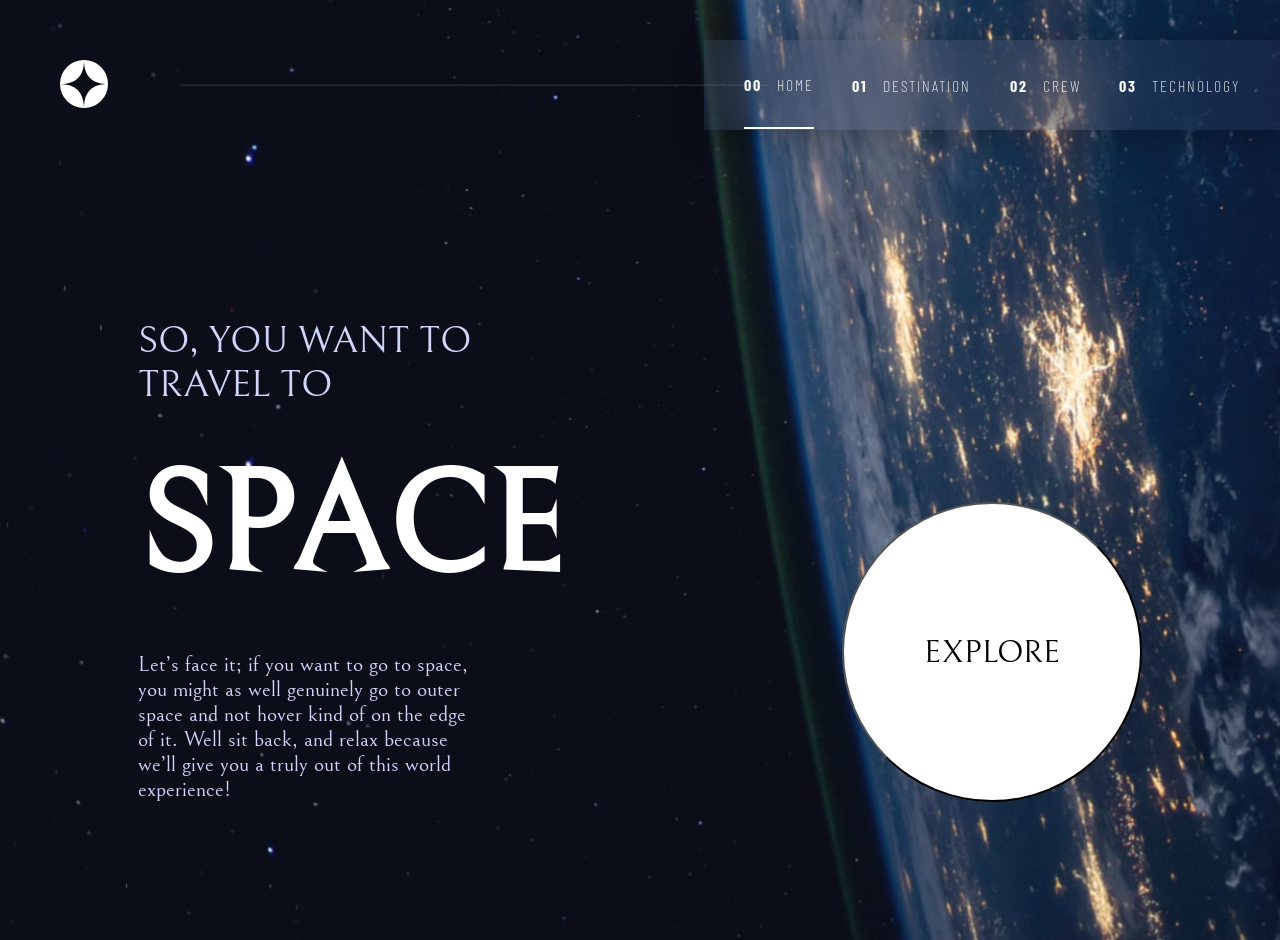
<file: starter-code/index.html>
<!doctype html>
<html lang="en">
  <head>
    <meta charset="UTF-8" />
    <meta name="viewport" content="width=device-width, initial-scale=1.0" />

    <link
      rel="icon"
      type="image/png"
      sizes="32x32"
      href="./assets/favicon-32x32.png"
    />
    <link rel="preconnect" href="https://fonts.googleapis.com" />
    <link rel="preconnect" href="https://fonts.gstatic.com" crossorigin />
    <link
      href="https://fonts.googleapis.com/css2?family=Barlow+Condensed:ital,wght@0,100;0,200;0,300;0,400;0,500;0,600;0,700;0,800;0,900;1,100;1,200;1,300;1,400;1,500;1,600;1,700;1,800;1,900&family=Barlow:ital,wght@0,100;0,200;0,300;0,400;0,500;0,600;0,700;0,800;0,900;1,100;1,200;1,300;1,400;1,500;1,600;1,700;1,800;1,900&family=Bellefair&display=swap"
      rel="stylesheet"
    />
    <title>Frontend Mentor | Space tourism website</title>
    <link rel="stylesheet" href="index.css" />
  </head>

  <body>
    <nav>
      <figure>
        <a href="./index.html">
          <img src="./assets/shared/logo.svg" alt="" />
        </a>
      </figure>
      <hr />
      <ul>
        <li class="current">
          <a href="./index.html"><span>00</span> HOME</a>
        </li>
        <li>
          <a href="./destination-moon.html"><span>01</span> DESTINATION</a>
        </li>
        <li>
          <a href="./crew-commander.html"><span>02</span> CREW</a>
        </li>
        <li>
          <a href="./technology-vehicle.html"><span>03</span> TECHNOLOGY</a>
        </li>
      </ul>
    </nav>
    <section>
      <div class="space">
        <p class="mainish">SO, YOU WANT TO TRAVEL TO</p>
        <h1>SPACE</h1>
        <p>
          Let’s face it; if you want to go to space, you might as well genuinely
          go to outer space and not hover kind of on the edge of it. Well sit
          back, and relax because we’ll give you a truly out of this world
          experience!
        </p>
      </div>
      <div
        class="button"
        onclick="window.location.href = 'destination-moon.html'"
      >
        <button>EXPLORE</button>
      </div>
    </section>
  </body>
</html>
</file>
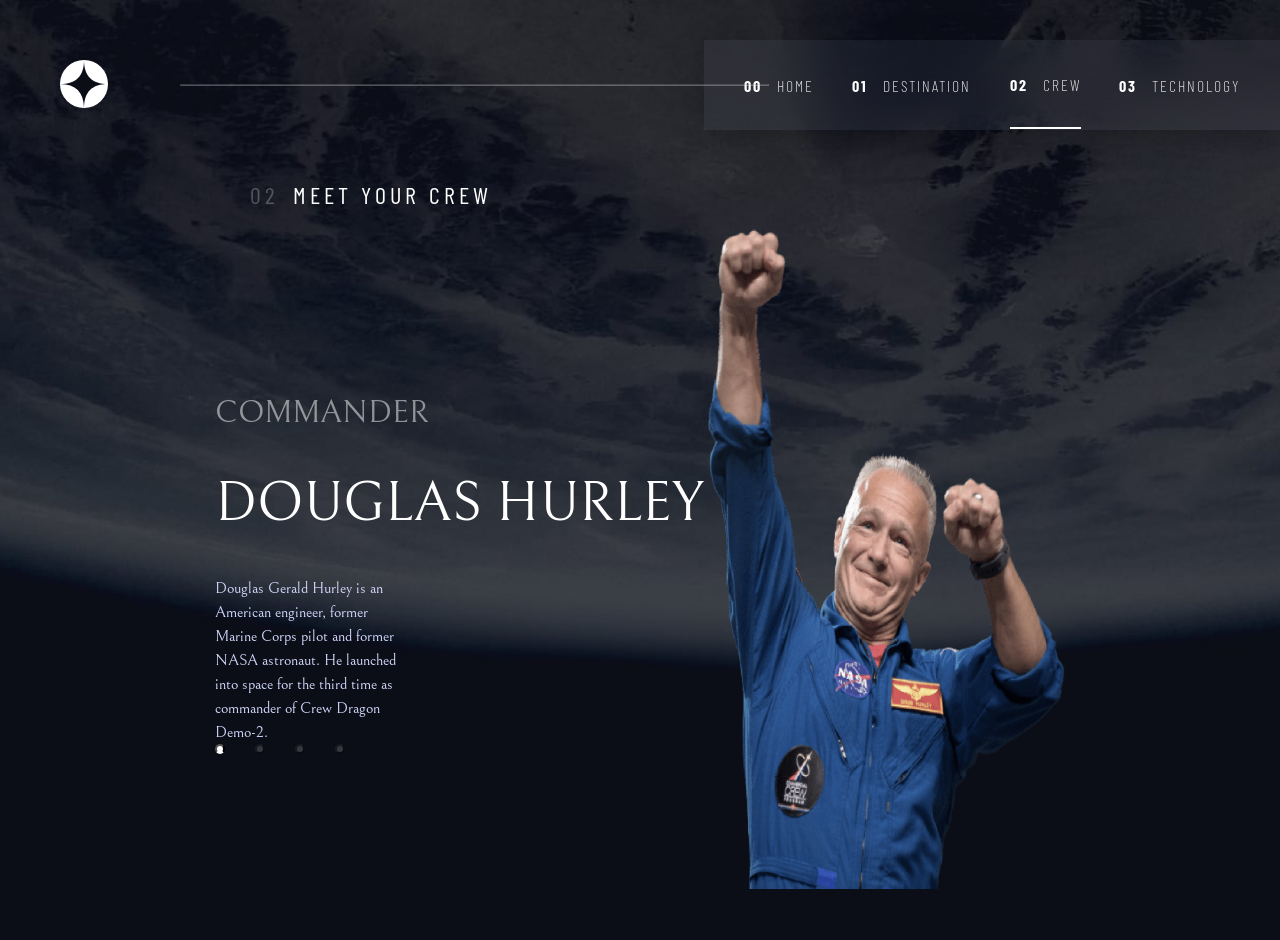
<file: starter-code/crew-commander.html>
<!DOCTYPE html>
<html lang="en">

<head>
  <meta charset="UTF-8">
  <meta name="viewport" content="width=device-width, initial-scale=1.0">

  <link rel="icon" type="image/png" sizes="32x32" href="./assets/favicon-32x32.png">
  <link rel="preconnect" href="https://fonts.googleapis.com">
  <link rel="preconnect" href="https://fonts.gstatic.com" crossorigin>
  <link
    href="https://fonts.googleapis.com/css2?family=Barlow+Condensed:ital,wght@0,100;0,200;0,300;0,400;0,500;0,600;0,700;0,800;0,900;1,100;1,200;1,300;1,400;1,500;1,600;1,700;1,800;1,900&family=Barlow:ital,wght@0,100;0,200;0,300;0,400;0,500;0,600;0,700;0,800;0,900;1,100;1,200;1,300;1,400;1,500;1,600;1,700;1,800;1,900&family=Bellefair&display=swap"
    rel="stylesheet">
  <link rel="stylesheet" href="crew-commander.css">
  <title>Frontend Mentor | Space tourism website</title>
</head>

<body>
  <nav>
    <figure>
      <a href="./index.html">
        <img src="./assets/shared/logo.svg" alt="" />
      </a>
    </figure>
    <hr class="break" />
    <ul class="mainlinks">
      <li><a href="./index.html"><span>00</span> HOME</a></li>
      <li><a href="./destination-moon.html"><span>01</span> DESTINATION</a></li>
      <li class="current"><a href="./crew-commander.html"><span>02</span> CREW</a></li>
      <li><a href="./technology-vehicle.html"><span>03</span> TECHNOLOGY</a></li>
    </ul>
  </nav>
  <h2><span>02</span> MEET YOUR CREW</h2>
  <section>
    <div class="des">
      <div class="main">
        <h3>COMMANDER</h3>
        <h1>DOUGLAS HURLEY</h1>
        <p>Douglas Gerald Hurley is an American engineer, former Marine Corps pilot
          and former NASA astronaut. He launched into space for the third time as
          commander of Crew Dragon Demo-2.</p>
      </div>
      <div class="button">
        <button class="buttons current" onclick="window.location.href='crew-commander.html';"></button>
        <button class="buttons" onclick="window.location.href='crew-specialist.html';"></button>
        <button class="buttons" onclick="window.location.href='crew-pilot.html';"></button>
        <button class="buttons" onclick="window.location.href='crew-engineer.html';"></button>
      </div>
    </div>
    <div class="img">
      <figure>
        <img src="./assets/crew/image-douglas-hurley.png" alt="">
      </figure>
    </div>
  </section>
</body>
</html>
</file>
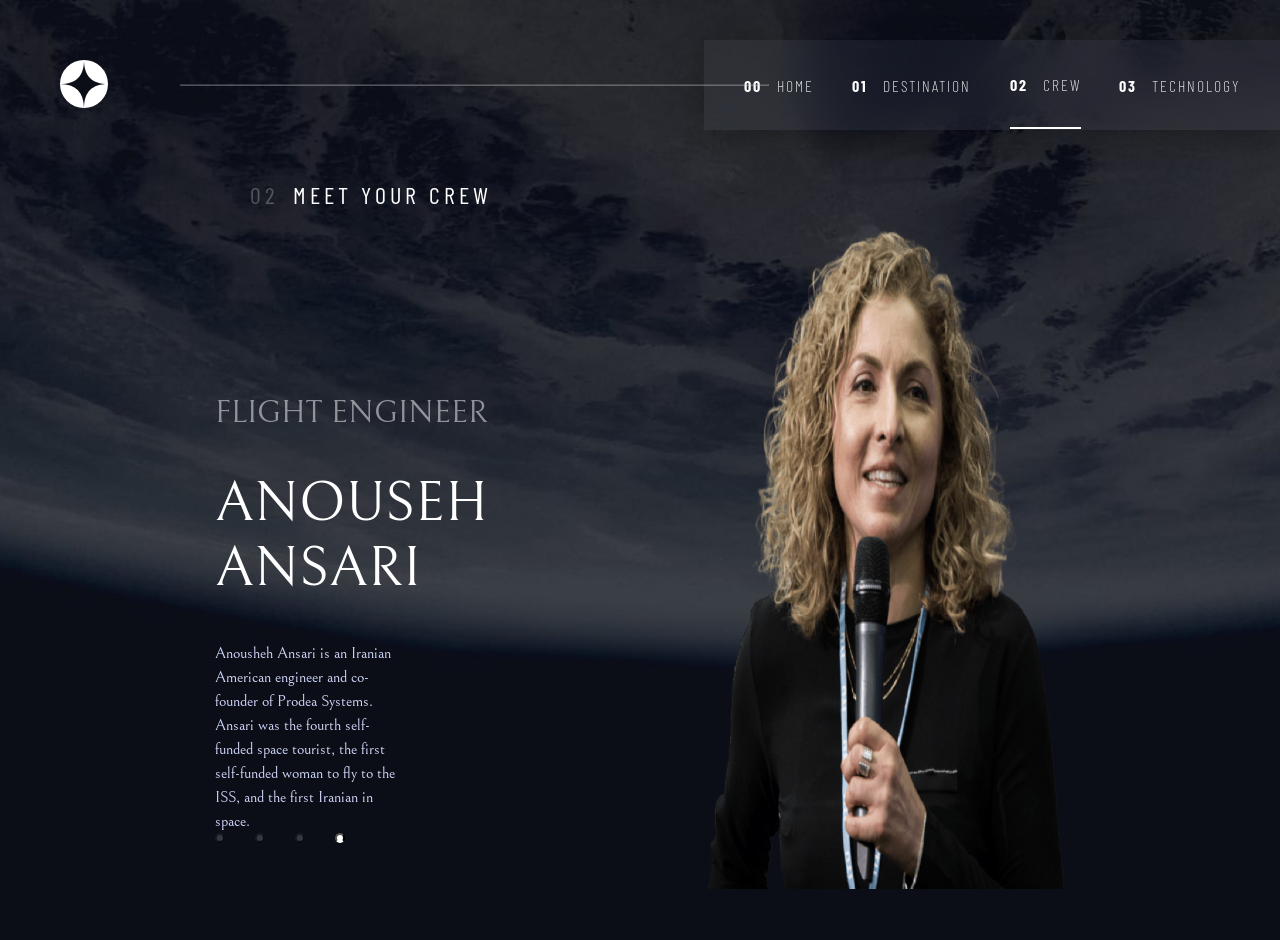
<file: starter-code/crew-engineer.html>
<!DOCTYPE html>
<html lang="en">

<head>
  <meta charset="UTF-8">
  <meta name="viewport" content="width=device-width, initial-scale=1.0">

  <link rel="icon" type="image/png" sizes="32x32" href="./assets/favicon-32x32.png">
  <link rel="preconnect" href="https://fonts.googleapis.com">
  <link rel="preconnect" href="https://fonts.gstatic.com" crossorigin>
  <link
    href="https://fonts.googleapis.com/css2?family=Barlow+Condensed:ital,wght@0,100;0,200;0,300;0,400;0,500;0,600;0,700;0,800;0,900;1,100;1,200;1,300;1,400;1,500;1,600;1,700;1,800;1,900&family=Barlow:ital,wght@0,100;0,200;0,300;0,400;0,500;0,600;0,700;0,800;0,900;1,100;1,200;1,300;1,400;1,500;1,600;1,700;1,800;1,900&family=Bellefair&display=swap"
    rel="stylesheet">
  <link rel="stylesheet" href="crew-commander.css">
  <title>Frontend Mentor | Space tourism website</title>
</head>

<body>
  <nav>
    <figure>
      <a href="./index.html">
        <img src="./assets/shared/logo.svg" alt="" />
      </a>
    </figure>
    <hr class="break" />
    <ul class="mainlinks">
      <li><a href="./index.html"><span>00</span> HOME</a></li>
      <li><a href="./destination-moon.html"><span>01</span> DESTINATION</a></li>
      <li class="current"><a href="./crew-commander.html"><span>02</span> CREW</a></li>
      <li><a href="./technology-vehicle.html"><span>03</span> TECHNOLOGY</a></li>
    </ul>
  </nav>
  <h2><span>02</span> MEET YOUR CREW</h2>
  <section>
    <div class="des">
      <div class="main">
        <h3>FLIGHT ENGINEER</h3>
        <h1>ANOUSEH ANSARI</h1>
        <p>Anousheh Ansari is an Iranian American engineer and co-founder of Prodea Systems. Ansari was the fourth self-funded space tourist, the first self-funded woman to fly to the ISS, and the first Iranian in space. </p>
      </div>
      <div class="button">
        <button class="buttons" onclick="window.location.href='crew-commander.html';"></button>
        <button class="buttons" onclick="window.location.href='crew-specialist.html';"></button>
        <button class="buttons" onclick="window.location.href='crew-pilot.html';"></button>
        <button class="buttons current" onclick="window.location.href='crew-engineer.html';"></button>
      </div>
    </div>
    <div class="img">
      <figure>
        <img src="./assets/crew/image-anousheh-ansari.png" alt="">
      </figure>
    </div>
  </section>
</body>
</html>
</file>
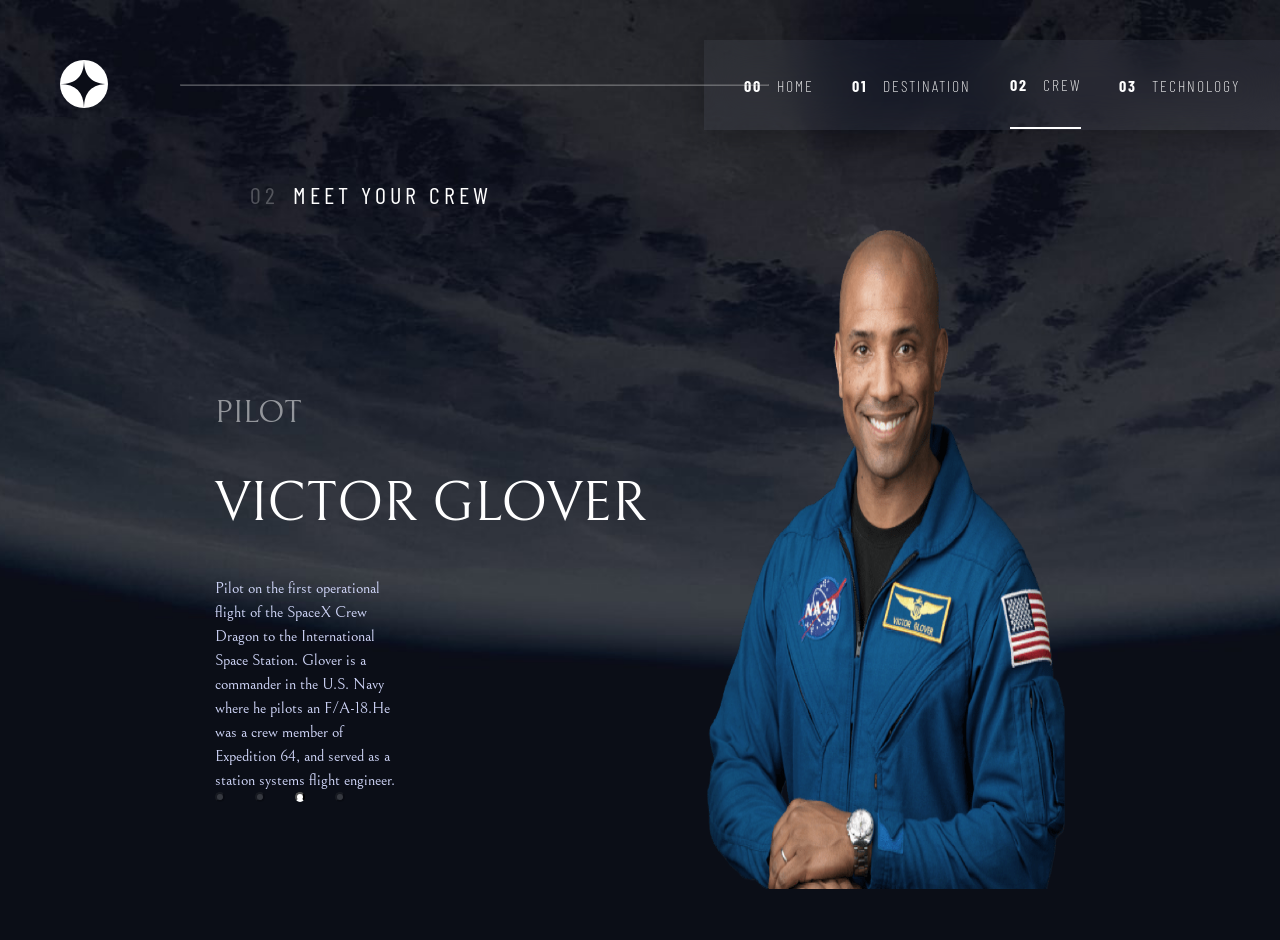
<file: starter-code/crew-pilot.html>
<!DOCTYPE html>
<html lang="en">

<head>
  <meta charset="UTF-8">
  <meta name="viewport" content="width=device-width, initial-scale=1.0">

  <link rel="icon" type="image/png" sizes="32x32" href="./assets/favicon-32x32.png">
  <link rel="preconnect" href="https://fonts.googleapis.com">
  <link rel="preconnect" href="https://fonts.gstatic.com" crossorigin>
  <link
    href="https://fonts.googleapis.com/css2?family=Barlow+Condensed:ital,wght@0,100;0,200;0,300;0,400;0,500;0,600;0,700;0,800;0,900;1,100;1,200;1,300;1,400;1,500;1,600;1,700;1,800;1,900&family=Barlow:ital,wght@0,100;0,200;0,300;0,400;0,500;0,600;0,700;0,800;0,900;1,100;1,200;1,300;1,400;1,500;1,600;1,700;1,800;1,900&family=Bellefair&display=swap"
    rel="stylesheet">
  <link rel="stylesheet" href="crew-commander.css">
  <title>Frontend Mentor | Space tourism website</title>
</head>

<body>
  <nav>
    <figure>
      <a href="./index.html">
        <img src="./assets/shared/logo.svg" alt="" />
      </a>
    </figure>
    <hr class="break" />
    <ul class="mainlinks">
      <li><a href="./index.html"><span>00</span> HOME</a></li>
      <li><a href="./destination-moon.html"><span>01</span> DESTINATION</a></li>
      <li class="current"><a href="./crew-commander.html"><span>02</span> CREW</a></li>
      <li><a href="./technology-vehicle.html"><span>03</span> TECHNOLOGY</a></li>
    </ul>
  </nav>
  <h2><span>02</span> MEET YOUR CREW</h2>
  <section>
    <div class="des">
      <div class="main">
        <h3>PILOT</h3>
        <h1>VICTOR GLOVER</h1>
        <p>Pilot on the first operational flight of the SpaceX Crew Dragon to the International Space Station. Glover is a commander in the U.S. Navy where he pilots an F/A-18.He was a crew member of Expedition 64, and served as a station systems flight engineer. </p>
      </div>
      <div class="button">
        <button class="buttons" onclick="window.location.href='crew-commander.html';"></button>
        <button class="buttons" onclick="window.location.href='crew-specialist.html';"></button>
        <button class="buttons current" onclick="window.location.href='crew-pilot.html';"></button>
        <button class="buttons" onclick="window.location.href='crew-engineer.html';"></button>
      </div>
    </div>
    <div class="img">
      <figure>
        <img src="./assets/crew/image-victor-glover.png" alt="">
      </figure>
    </div>
  </section>
</body>
</html>
</file>
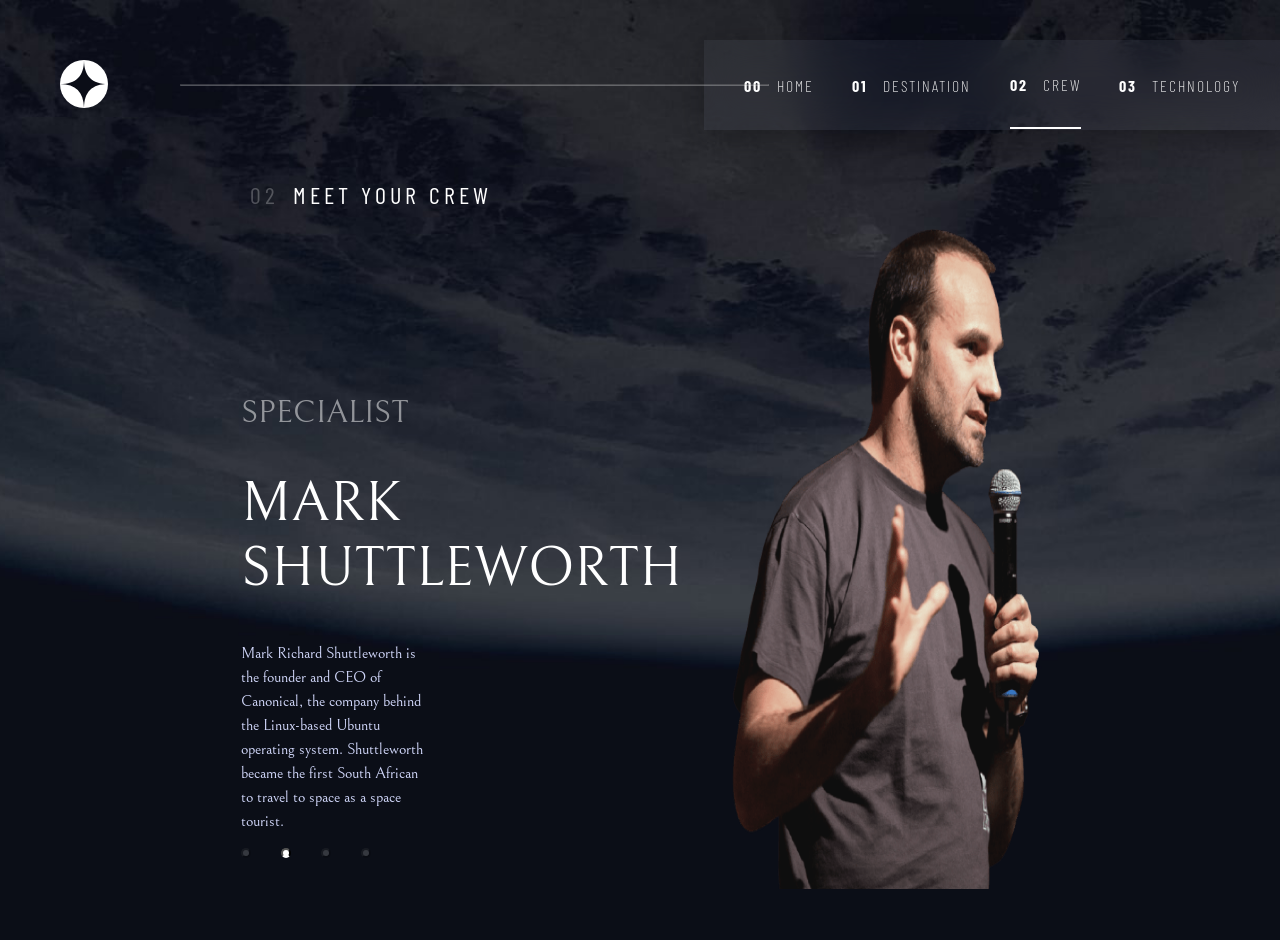
<file: starter-code/crew-specialist.html>
<!DOCTYPE html>
<html lang="en">

<head>
  <meta charset="UTF-8">
  <meta name="viewport" content="width=device-width, initial-scale=1.0">

  <link rel="icon" type="image/png" sizes="32x32" href="./assets/favicon-32x32.png">
  <link rel="preconnect" href="https://fonts.googleapis.com">
  <link rel="preconnect" href="https://fonts.gstatic.com" crossorigin>
  <link
    href="https://fonts.googleapis.com/css2?family=Barlow+Condensed:ital,wght@0,100;0,200;0,300;0,400;0,500;0,600;0,700;0,800;0,900;1,100;1,200;1,300;1,400;1,500;1,600;1,700;1,800;1,900&family=Barlow:ital,wght@0,100;0,200;0,300;0,400;0,500;0,600;0,700;0,800;0,900;1,100;1,200;1,300;1,400;1,500;1,600;1,700;1,800;1,900&family=Bellefair&display=swap"
    rel="stylesheet">
  <link rel="stylesheet" href="crew-specialist.css">
  <title>Frontend Mentor | Space tourism website</title>
</head>

<body>
  <nav>
    <figure>
      <a href="./index.html">
        <img src="./assets/shared/logo.svg" alt="" />
      </a>
    </figure>
    <hr class="break" />
    <ul class="mainlinks">
      <li><a href="./index.html"><span>00</span> HOME</a></li>
      <li><a href="./destination-moon.html"><span>01</span> DESTINATION</a></li>
      <li class="current"><a href="./crew-commander.html"><span>02</span> CREW</a></li>
      <li><a href="./technology-vehicle.html"><span>03</span> TECHNOLOGY</a></li>
    </ul>
  </nav>
  <h2><span>02</span> MEET YOUR CREW</h2>
  <section>
    <div class="des">
      <div class="main">
        <h3>SPECIALIST</h3>
        <h1>MARK SHUTTLEWORTH</h1>
        <p>Mark Richard Shuttleworth is the founder and CEO of Canonical, the company behind the Linux-based Ubuntu operating system. Shuttleworth became the first South African to travel to space as a space tourist.</p>
      </div>
      <div class="button">
        <button class="buttons" onclick="window.location.href='crew-commander.html';"></button>
        <button class="buttons current" onclick="window.location.href='crew-specialist.html';"></button>
        <button class="buttons" onclick="window.location.href='crew-pilot.html';"></button>
        <button class="buttons" onclick="window.location.href='crew-engineer.html';"></button>
      </div>
    </div>
    <div class="img">
      <figure>
        <img src="./assets/crew/image-mark-shuttleworth.png" alt="">
      </figure>
    </div>
  </section>
</body>
</html>
</file>
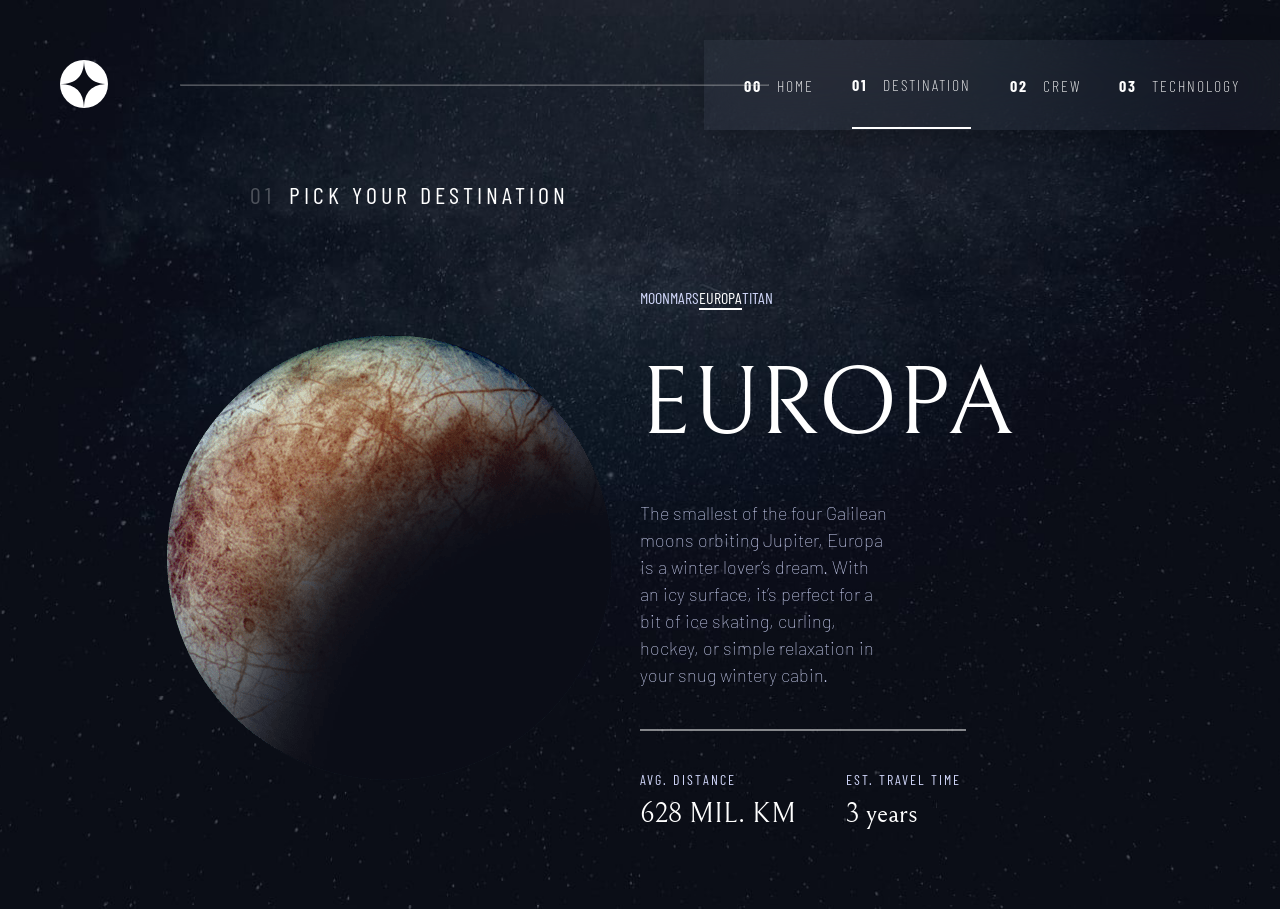
<file: starter-code/destination-europa.html>
<!DOCTYPE html>
<html lang="en">

<head>
  <meta charset="UTF-8">
  <meta name="viewport" content="width=device-width, initial-scale=1.0">

  <link rel="icon" type="image/png" sizes="32x32" href="./assets/favicon-32x32.png">
  <link rel="stylesheet" href="destination-europa.css">
  <link rel="preconnect" href="https://fonts.googleapis.com">
  <link rel="preconnect" href="https://fonts.gstatic.com" crossorigin>
  <link
    href="https://fonts.googleapis.com/css2?family=Barlow+Condensed:ital,wght@0,100;0,200;0,300;0,400;0,500;0,600;0,700;0,800;0,900;1,100;1,200;1,300;1,400;1,500;1,600;1,700;1,800;1,900&family=Barlow:ital,wght@0,100;0,200;0,300;0,400;0,500;0,600;0,700;0,800;0,900;1,100;1,200;1,300;1,400;1,500;1,600;1,700;1,800;1,900&family=Bellefair&display=swap"
    rel="stylesheet">
  <title>Frontend Mentor | Space tourism website</title>
</head>

<body>
  <nav>
    <figure>
      <a href="./index.html">
        <img src="./assets/shared/logo.svg" alt="" />
      </a>
    </figure>
    <hr class="break" />
    <ul class="mainlinks">
      <li><a href="./index.html"><span>00</span> HOME</a></li>
      <li class="current"><a href="./destination-moon.html"><span>01</span> DESTINATION</a></li>
      <li><a href="./crew-commander.html"><span>02</span> CREW</a></li>
      <li><a href="./technology-vehicle.html"><span>03</span> TECHNOLOGY</a></li>
    </ul>
  </nav>
  <h2><span>01</span> PICK YOUR DESTINATION</h2>
  <section>
    <div class="moon">
      <figure>
        <img src="./assets/destination/image-europa.png" alt="">
      </figure>
    </div>
    <div class="des">
      <div class="secondlinks">
        <ul>
          <li><a href="./destination-moon.html">MOON</a></li>
          <li><a href="./destination-mars.html" >MARS</a></li>
          <li class="current"><a href="./destination-europa.html" id="selected">EUROPA</a></li>
          <li><a href="./destination-titan.html">TITAN</a></li>
        </ul>
      </div>
      <h1>EUROPA</h1>
      <p class="moons">The smallest of the four Galilean moons orbiting Jupiter, Europa is a winter lover’s dream. With an icy surface, it’s perfect for a bit of ice skating, curling, hockey, or simple relaxation in your snug wintery cabin.</p>
      <hr class="secondline">
      <div class="calc">
        <div>
          <p class="dandt">AVG. DISTANCE</p>
          <p class="values">628 MIL. KM</p>
        </div>
        <div>
          <p class="dandt">EST. TRAVEL TIME</p>
          <p class="values">3 years</p>
        </div>
      </div>
    </div>
  </section>
</body>

</html>
</file>
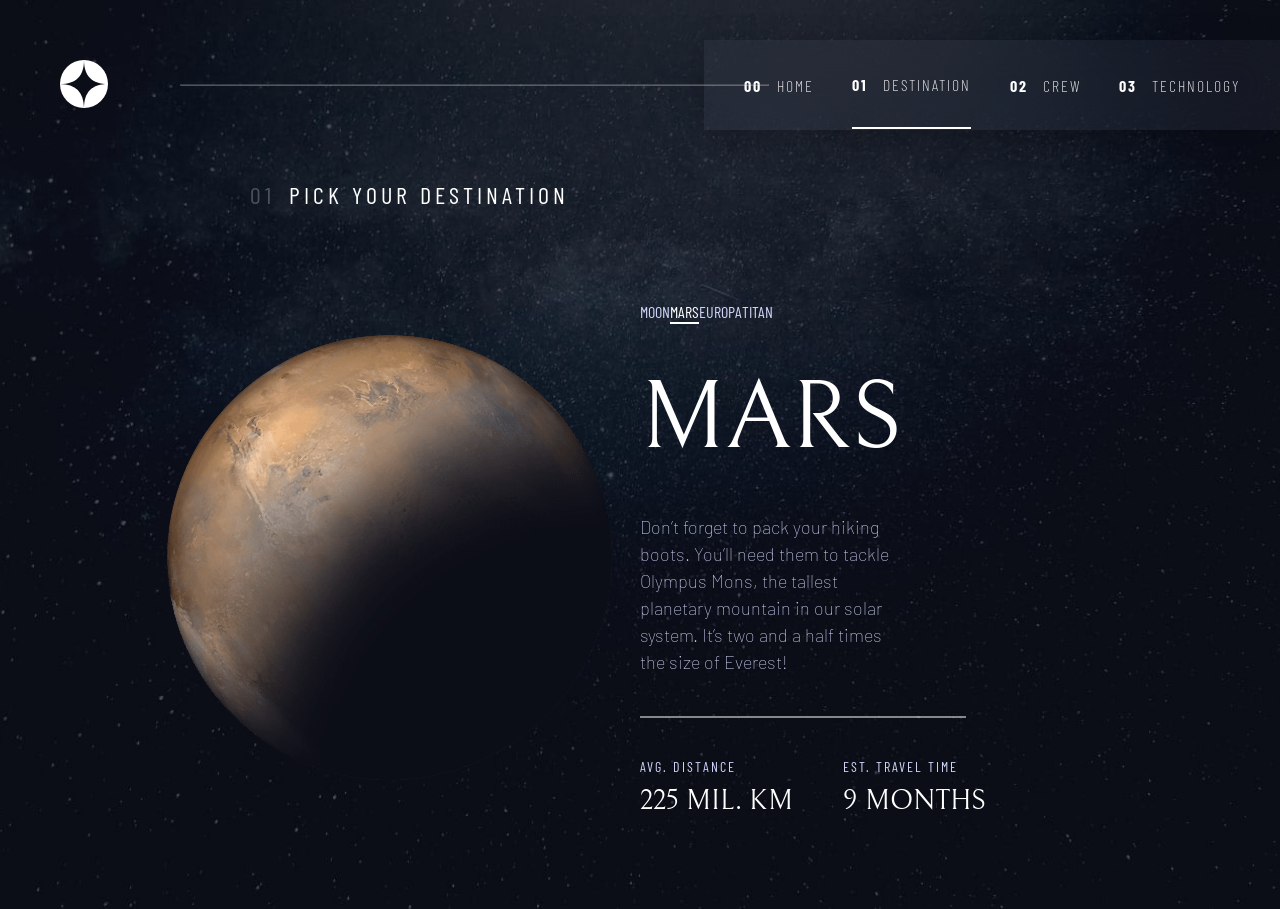
<file: starter-code/destination-mars.html>
<!DOCTYPE html>
<html lang="en">

<head>
  <meta charset="UTF-8">
  <meta name="viewport" content="width=device-width, initial-scale=1.0">

  <link rel="icon" type="image/png" sizes="32x32" href="./assets/favicon-32x32.png">
  <link rel="stylesheet" href="destination-mars.css">
  <link rel="preconnect" href="https://fonts.googleapis.com">
  <link rel="preconnect" href="https://fonts.gstatic.com" crossorigin>
  <link
    href="https://fonts.googleapis.com/css2?family=Barlow+Condensed:ital,wght@0,100;0,200;0,300;0,400;0,500;0,600;0,700;0,800;0,900;1,100;1,200;1,300;1,400;1,500;1,600;1,700;1,800;1,900&family=Barlow:ital,wght@0,100;0,200;0,300;0,400;0,500;0,600;0,700;0,800;0,900;1,100;1,200;1,300;1,400;1,500;1,600;1,700;1,800;1,900&family=Bellefair&display=swap"
    rel="stylesheet">
  <title>Frontend Mentor | Space tourism website</title>
</head>

<body>
  <nav>
    <figure>
      <a href="./index.html">
        <img src="./assets/shared/logo.svg" alt="" />
      </a>
    </figure>
    <hr class="break" />
    <ul class="mainlinks">
      <li><a href="./index.html"><span>00</span> HOME</a></li>
      <li class="current"><a href="./destination-moon.html"><span>01</span> DESTINATION</a></li>
      <li><a href="./crew-commander.html"><span>02</span> CREW</a></li>
      <li><a href="./technology-vehicle.html"><span>03</span> TECHNOLOGY</a></li>
    </ul>
  </nav>
  <h2><span>01</span> PICK YOUR DESTINATION</h2>
  <section>
    <div class="moon">
      <figure>
        <img src="./assets/destination/image-mars.png" alt="">
      </figure>
    </div>
    <div class="des">
      <div class="secondlinks">
        <ul>
          <li><a href="./destination-moon.html">MOON</a></li>
          <li class="current"><a href="./destination-mars.html" id="selected">MARS</a></li>
          <li><a href="./destination-europa.html">EUROPA</a></li>
          <li><a href="./destination-titan.html">TITAN</a></li>
        </ul>
      </div>
      <h1>MARS</h1>
      <p class="moons">Don’t forget to pack your hiking boots. You’ll need them to tackle Olympus Mons, the tallest planetary mountain in our solar system. It’s two and a half times the size of Everest!</p>
      <hr class="secondline">
      <div class="calc">
        <div>
          <p class="dandt">AVG. DISTANCE</p>
          <p class="values">225 MIL. KM</p>
        </div>
        <div>
          <p class="dandt">EST. TRAVEL TIME</p>
          <p class="values">9 MONTHS</p>
        </div>
      </div>
    </div>
  </section>
</body>

</html>
</file>
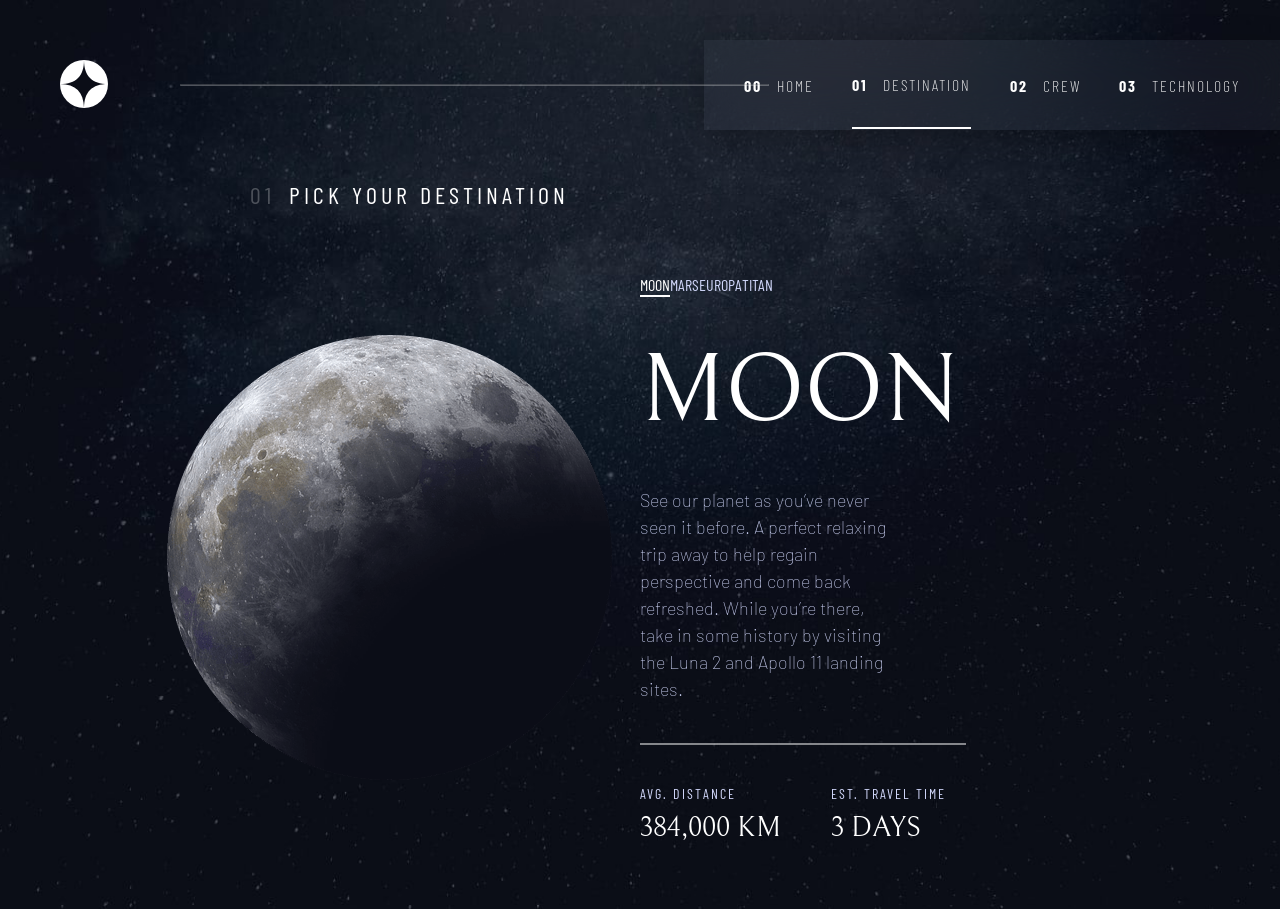
<file: starter-code/destination-moon.html>
<!DOCTYPE html>
<html lang="en">

<head>
  <meta charset="UTF-8">
  <meta name="viewport" content="width=device-width, initial-scale=1.0">

  <link rel="icon" type="image/png" sizes="32x32" href="./assets/favicon-32x32.png">
  <link rel="stylesheet" href="destination-moon.css">
  <link rel="preconnect" href="https://fonts.googleapis.com">
  <link rel="preconnect" href="https://fonts.gstatic.com" crossorigin>
  <link
    href="https://fonts.googleapis.com/css2?family=Barlow+Condensed:ital,wght@0,100;0,200;0,300;0,400;0,500;0,600;0,700;0,800;0,900;1,100;1,200;1,300;1,400;1,500;1,600;1,700;1,800;1,900&family=Barlow:ital,wght@0,100;0,200;0,300;0,400;0,500;0,600;0,700;0,800;0,900;1,100;1,200;1,300;1,400;1,500;1,600;1,700;1,800;1,900&family=Bellefair&display=swap"
    rel="stylesheet">
  <title>Frontend Mentor | Space tourism website</title>
</head>

<body>
  <nav>
    <figure>
      <a href="./index.html">
        <img src="./assets/shared/logo.svg" alt="" />
      </a>
    </figure>
    <hr class="break" />
    <ul class="mainlinks">
      <li><a href="./index.html"><span>00</span> HOME</a></li>
      <li class="current"><a href="./destination-moon.html"><span>01</span> DESTINATION</a></li>
      <li><a href="./crew-commander.html"><span>02</span> CREW</a></li>
      <li><a href="./technology-vehicle.html"><span>03</span> TECHNOLOGY</a></li>
    </ul>
  </nav>
  <h2><span>01</span> PICK YOUR DESTINATION</h2>
  <section>
    <div class="moon">
      <figure>
        <img src="./assets/destination/image-moon.png" alt="">
      </figure>
    </div>
    <div class="des">
      <div class="secondlinks">
        <ul>
          <li class="current"><a href="./destination-moon.html" id="selected">MOON</a></li>
          <li><a href="./destination-mars.html">MARS</a></li>
          <li><a href="./destination-europa.html">EUROPA</a></li>
          <li><a href="./destination-titan.html">TITAN</a></li>
        </ul>
      </div>
      <h1>MOON</h1>
      <p class="moons">See our planet as you’ve never seen it before. A perfect relaxing trip away to help
        regain perspective and come back refreshed. While you’re there, take in some history
        by visiting the Luna 2 and Apollo 11 landing sites.</p>
      <hr class="secondline">
      <div class="calc">
        <div>
          <p class="dandt">AVG. DISTANCE</p>
          <p class="values">384,000 KM</p>
        </div>
        <div>
          <p class="dandt">EST. TRAVEL TIME</p>
          <p class="values">3 DAYS</p>
        </div>
      </div>
    </div>
  </section>
</body>

</html>
</file>
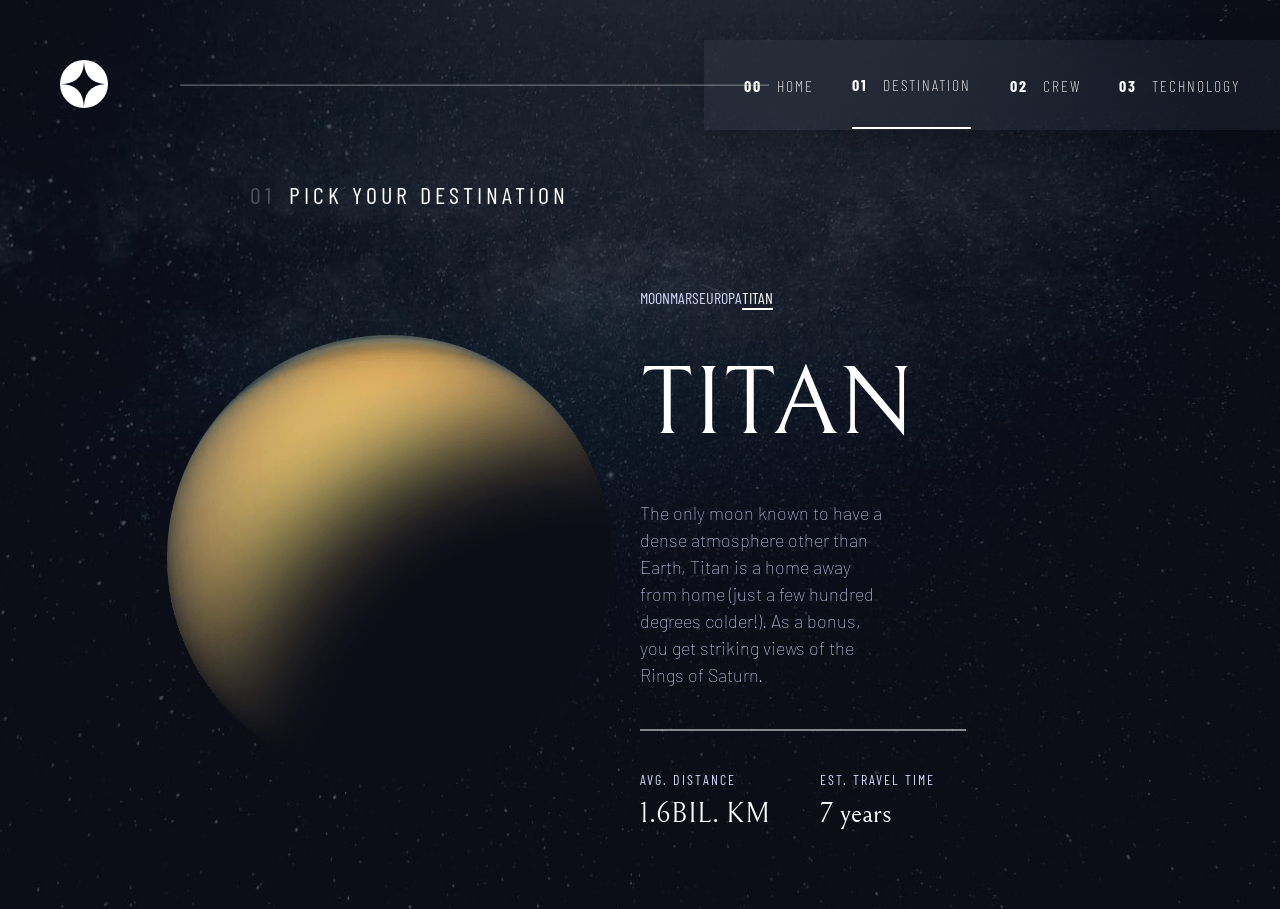
<file: starter-code/destination-titan.html>
<!DOCTYPE html>
<html lang="en">

<head>
  <meta charset="UTF-8">
  <meta name="viewport" content="width=device-width, initial-scale=1.0">

  <link rel="icon" type="image/png" sizes="32x32" href="./assets/favicon-32x32.png">
  <link rel="stylesheet" href="destination-titan.css">
  <link rel="preconnect" href="https://fonts.googleapis.com">
  <link rel="preconnect" href="https://fonts.gstatic.com" crossorigin>
  <link
    href="https://fonts.googleapis.com/css2?family=Barlow+Condensed:ital,wght@0,100;0,200;0,300;0,400;0,500;0,600;0,700;0,800;0,900;1,100;1,200;1,300;1,400;1,500;1,600;1,700;1,800;1,900&family=Barlow:ital,wght@0,100;0,200;0,300;0,400;0,500;0,600;0,700;0,800;0,900;1,100;1,200;1,300;1,400;1,500;1,600;1,700;1,800;1,900&family=Bellefair&display=swap"
    rel="stylesheet">
  <title>Frontend Mentor | Space tourism website</title>
</head>

<body>
  <nav>
    <figure>
      <a href="./index.html">
        <img src="./assets/shared/logo.svg" alt="" />
      </a>
    </figure>
    <hr class="break" />
    <ul class="mainlinks">
      <li><a href="./index.html"><span>00</span> HOME</a></li>
      <li class="current"><a href="./destination-moon.html"><span>01</span> DESTINATION</a></li>
      <li><a href="./crew-commander.html"><span>02</span> CREW</a></li>
      <li><a href="./technology-vehicle.html"><span>03</span> TECHNOLOGY</a></li>
    </ul>
  </nav>
  <h2><span>01</span> PICK YOUR DESTINATION</h2>
  <section>
    <div class="moon">
      <figure>
        <img src="./assets/destination/image-titan.png" alt="">
      </figure>
    </div>
    <div class="des">
      <div class="secondlinks">
        <ul>
          <li><a href="./destination-moon.html">MOON</a></li>
          <li><a href="./destination-mars.html">MARS</a></li>
          <li><a href="./destination-europa.html">EUROPA</a></li>
          <li class="current"><a href="./destination-titan.html" id="selected">TITAN</a></li>
        </ul>
      </div>
      <h1>TITAN</h1>
      <p class="moons">The only moon known to have a dense atmosphere other than Earth, Titan is a home away from home (just a few hundred degrees colder!). As a bonus, you get striking views of the Rings of Saturn.</p>
      <hr class="secondline">
      <div class="calc">
        <div>
          <p class="dandt">AVG. DISTANCE</p>
          <p class="values">1.6BIL. KM</p>
        </div>
        <div>
          <p class="dandt">EST. TRAVEL TIME</p>
          <p class="values">7 years</p>
        </div>
      </div>
    </div>
  </section>
</body>

</html>
</file>
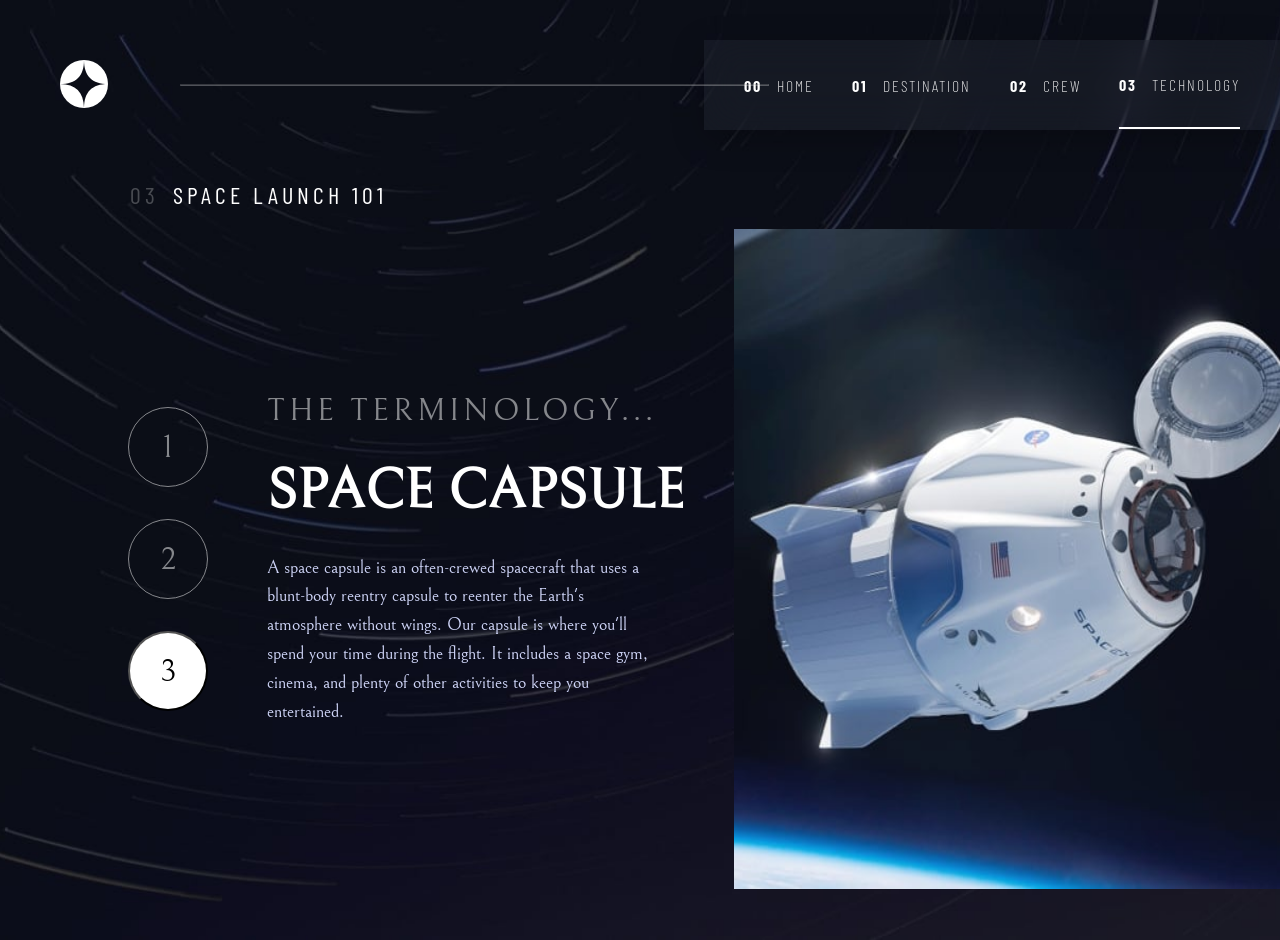
<file: starter-code/technology-capsule.html>
<!doctype html>
<html lang="en">
  <head>
    <meta charset="UTF-8" />
    <meta name="viewport" content="width=device-width, initial-scale=1.0" />
    <link
      rel="icon"
      type="image/png"
      sizes="32x32"
      href="./assets/favicon-32x32.png"
    />
    <link rel="preconnect" href="https://fonts.googleapis.com" />
    <link rel="preconnect" href="https://fonts.gstatic.com" crossorigin />
    <link
      href="https://fonts.googleapis.com/css2?family=Barlow+Condensed:ital,wght@0,100;0,200;0,300;0,400;0,500;0,600;0,700;0,800;0,900;1,100;1,200;1,300;1,400;1,500;1,600;1,700;1,800;1,900&family=Barlow:ital,wght@0,100;0,200;0,300;0,400;0,500;0,600;0,700;0,800;0,900;1,100;1,200;1,300;1,400;1,500;1,600;1,700;1,800;1,900&family=Bellefair&display=swap"
      rel="stylesheet"
    />
    <link rel="stylesheet" href="technology-capsule.css" />
    <title>Frontend Mentor | Space tourism website</title>
  </head>

  <body>
    <nav>
      <figure>
        <a href="./index.html">
          <img src="./assets/shared/logo.svg" alt="" />
        </a>
      </figure>
      <hr class="break" />
      <ul class="mainlinks">
        <li>
          <a href="./index.html"><span>00</span> HOME</a>
        </li>
        <li>
          <a href="./destination-moon.html"><span>01</span> DESTINATION</a>
        </li>
        <li>
          <a href="./crew-commander.html"><span>02</span> CREW</a>
        </li>
        <li class="current">
          <a href="./technology-vehicle.html"><span>03</span> TECHNOLOGY</a>
        </li>
      </ul>
    </nav>
    <h2><span>03</span> SPACE LAUNCH 101</h2>
    <section>
      <div class="butcontain">
        <button onclick="window.location.href = 'technology-vehicle.html'">
          1
        </button>
        <button onclick="window.location.href = 'technology-spaceport.html'">
          2
        </button>
        <button
          onclick="window.location.href = 'technology-capsule.html'"
          class="clicked"
        >
          3
        </button>
      </div>
      <div class="des">
        <h2>THE TERMINOLOGY...</h2>
        <h1>SPACE CAPSULE</h1>
        <p>
          A space capsule is an often-crewed spacecraft that uses a blunt-body
          reentry capsule to reenter the Earth's atmosphere without wings. Our
          capsule is where you'll spend your time during the flight. It includes
          a space gym, cinema, and plenty of other activities to keep you
          entertained.
        </p>
      </div>
      <div class="img">
        <figure>
          <img
            src="/starter-code/assets/technology/image-space-capsule-portrait.jpg"
            alt=""
          />
        </figure>
      </div>
    </section>
  </body>
</html>
</file>
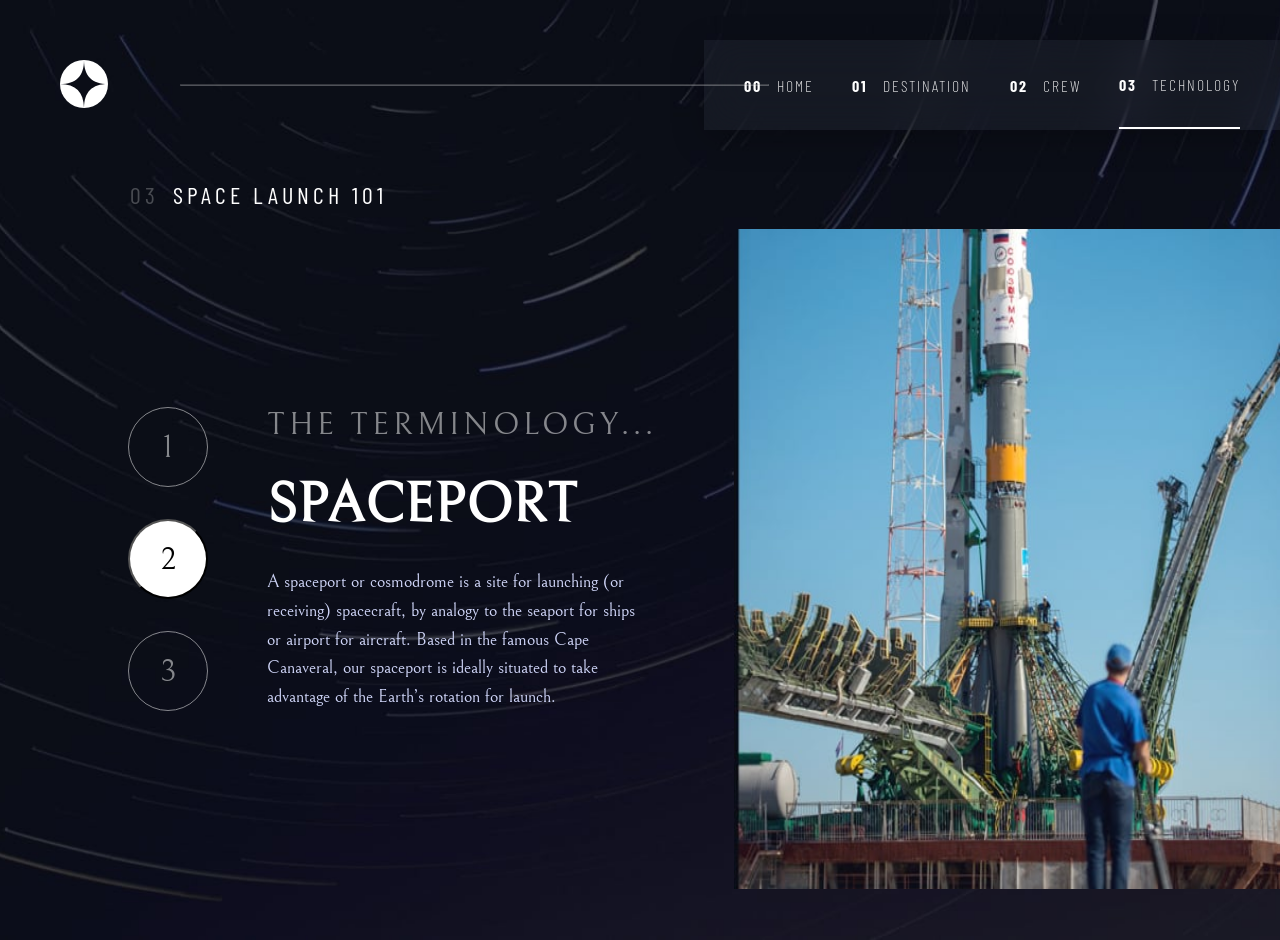
<file: starter-code/technology-spaceport.html>
<!doctype html>
<html lang="en">
  <head>
    <meta charset="UTF-8" />
    <meta name="viewport" content="width=device-width, initial-scale=1.0" />
    <link
      rel="icon"
      type="image/png"
      sizes="32x32"
      href="./assets/favicon-32x32.png"
    />
    <link rel="preconnect" href="https://fonts.googleapis.com" />
    <link rel="preconnect" href="https://fonts.gstatic.com" crossorigin />
    <link
      href="https://fonts.googleapis.com/css2?family=Barlow+Condensed:ital,wght@0,100;0,200;0,300;0,400;0,500;0,600;0,700;0,800;0,900;1,100;1,200;1,300;1,400;1,500;1,600;1,700;1,800;1,900&family=Barlow:ital,wght@0,100;0,200;0,300;0,400;0,500;0,600;0,700;0,800;0,900;1,100;1,200;1,300;1,400;1,500;1,600;1,700;1,800;1,900&family=Bellefair&display=swap"
      rel="stylesheet"
    />
    <link rel="stylesheet" href="technology-vehicle.css" />
    <title>Frontend Mentor | Space tourism website</title>
  </head>

  <body>
    <nav>
      <figure>
        <a href="./index.html">
          <img src="./assets/shared/logo.svg" alt="" />
        </a>
      </figure>
      <hr class="break" />
      <ul class="mainlinks">
        <li>
          <a href="./index.html"><span>00</span> HOME</a>
        </li>
        <li>
          <a href="./destination-moon.html"><span>01</span> DESTINATION</a>
        </li>
        <li>
          <a href="./crew-commander.html"><span>02</span> CREW</a>
        </li>
        <li class="current">
          <a href="./technology-vehicle.html"><span>03</span> TECHNOLOGY</a>
        </li>
      </ul>
    </nav>
    <h2><span>03</span> SPACE LAUNCH 101</h2>
    <section>
      <div class="butcontain">
        <button onclick="window.location.href = 'technology-vehicle.html'">
          1
        </button>
        <button
          onclick="window.location.href = 'technology-spaceport.html'"
          class="clicked"
        >
          2
        </button>
        <button onclick="window.location.href = 'technology-capsule.html'">
          3
        </button>
      </div>
      <div class="des">
        <h2>THE TERMINOLOGY...</h2>
        <h1>SPACEPORT</h1>
        <p>
          A spaceport or cosmodrome is a site for launching (or receiving)
          spacecraft, by analogy to the seaport for ships or airport for
          aircraft. Based in the famous Cape Canaveral, our spaceport is ideally
          situated to take advantage of the Earth’s rotation for launch.
        </p>
      </div>
      <div class="img">
        <figure>
          <img
            src="/starter-code/assets/technology/image-spaceport-portrait.jpg"
            alt=""
          />
        </figure>
      </div>
    </section>
  </body>
</html>
</file>
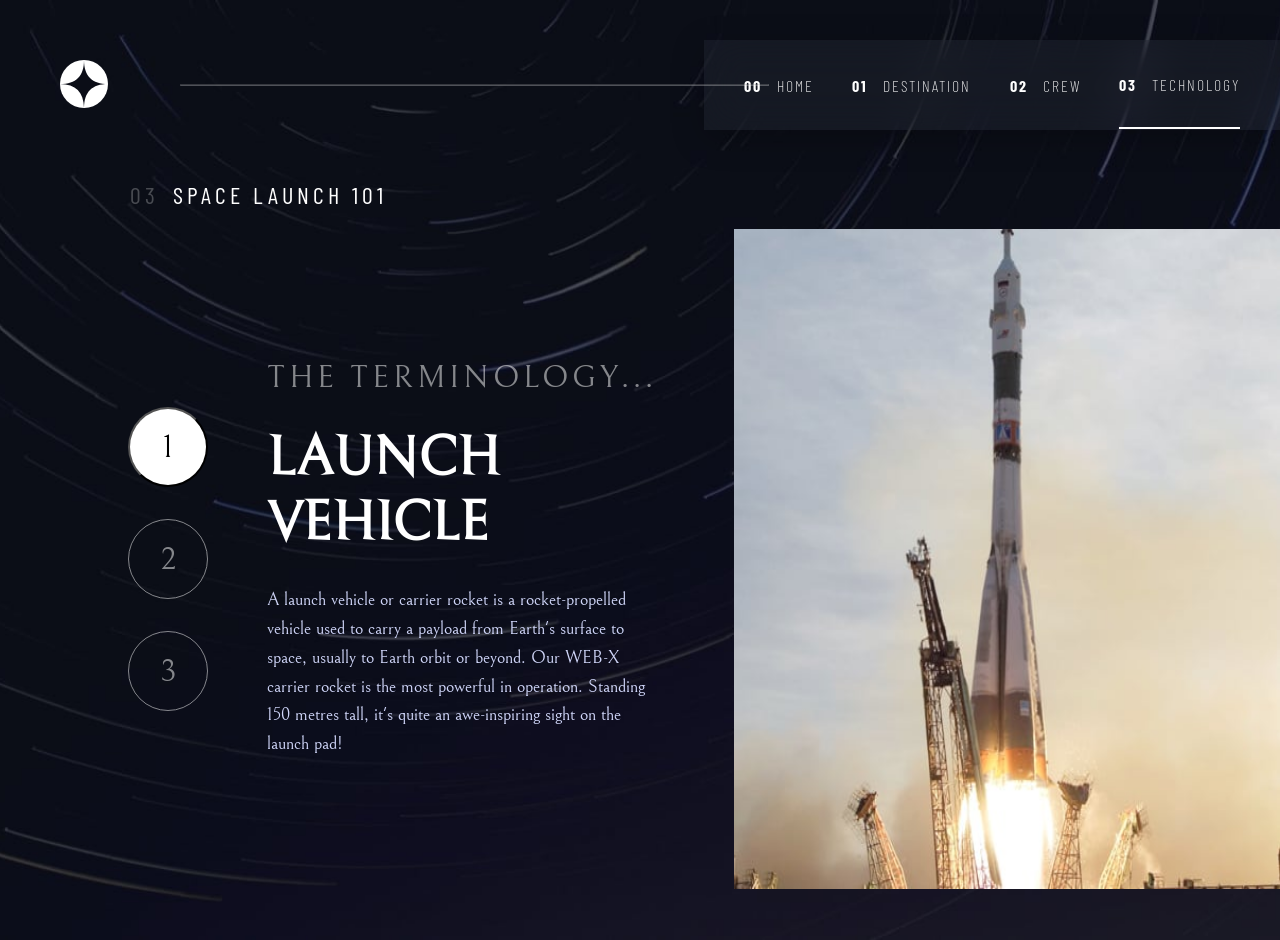
<file: starter-code/technology-vehicle.html>
<!doctype html>
<html lang="en">
  <head>
    <meta charset="UTF-8" />
    <meta name="viewport" content="width=device-width, initial-scale=1.0" />
    <link
      rel="icon"
      type="image/png"
      sizes="32x32"
      href="./assets/favicon-32x32.png"
    />
    <link rel="preconnect" href="https://fonts.googleapis.com" />
    <link rel="preconnect" href="https://fonts.gstatic.com" crossorigin />
    <link
      href="https://fonts.googleapis.com/css2?family=Barlow+Condensed:ital,wght@0,100;0,200;0,300;0,400;0,500;0,600;0,700;0,800;0,900;1,100;1,200;1,300;1,400;1,500;1,600;1,700;1,800;1,900&family=Barlow:ital,wght@0,100;0,200;0,300;0,400;0,500;0,600;0,700;0,800;0,900;1,100;1,200;1,300;1,400;1,500;1,600;1,700;1,800;1,900&family=Bellefair&display=swap"
      rel="stylesheet"
    />
    <link rel="stylesheet" href="technology-vehicle.css" />
    <title>Frontend Mentor | Space tourism website</title>
  </head>

  <body>
    <nav>
      <figure>
        <a href="./index.html">
          <img src="./assets/shared/logo.svg" alt="" />
        </a>
      </figure>
      <hr class="break" />
      <ul class="mainlinks">
        <li>
          <a href="./index.html"><span>00</span> HOME</a>
        </li>
        <li>
          <a href="./destination-moon.html"><span>01</span> DESTINATION</a>
        </li>
        <li>
          <a href="./crew-commander.html"><span>02</span> CREW</a>
        </li>
        <li class="current">
          <a href="./technology-vehicle.html"><span>03</span> TECHNOLOGY</a>
        </li>
      </ul>
    </nav>
    <h2><span>03</span> SPACE LAUNCH 101</h2>
    <section>
      <div class="butcontain">
        <button
          onclick="window.location.href = 'technology-vehicle.html'"
          class="clicked"
        >
          1
        </button>
        <button onclick="window.location.href = 'technology-spaceport.html'">
          2
        </button>
        <button onclick="window.location.href = 'technology-capsule.html'">
          3
        </button>
      </div>
      <div class="des">
        <h2>THE TERMINOLOGY...</h2>
        <h1>LAUNCH VEHICLE</h1>
        <p>
          A launch vehicle or carrier rocket is a rocket-propelled vehicle used
          to carry a payload from Earth's surface to space, usually to Earth
          orbit or beyond. Our WEB-X carrier rocket is the most powerful in
          operation. Standing 150 metres tall, it's quite an awe-inspiring sight
          on the launch pad!
        </p>
      </div>
      <div class="img">
        <figure>
          <img
            src="/starter-code/assets/technology/image-launch-vehicle-portrait.jpg"
            alt=""
          />
        </figure>
      </div>
    </section>
  </body>
</html>
</file>
<file: starter-code/index.css>
* {
  padding: 0;
  margin: 0;
  box-sizing: border-box;
  font-size: 16px;
}
body {
  background-image: url("./assets/home/background-home-desktop.jpg");
  background-size: cover;
  background-repeat: no-repeat;
  background-position: center;
  height: 100vh;
}
nav {
  display: flex;
  font-family: "Barlow Condensed", sans-serif;
  position: relative;
  justify-content: space-between;
  align-items: center;
  margin-top: 40px;
}
nav figure {
  margin-left: 60px;
}
hr {
  width: 46%;
  align-self: center;
  height: 1px;
  position: absolute;
  transform: translateX(180px);
  z-index: 1;
  opacity: 0.1;
}
ul {
  width: 45%;
  display: flex;
  background: rgba(93, 104, 158, 0.12);
  backdrop-filter: blur(40px) saturate(100%);
  -webkit-backdrop-filter: blur(40px) saturate(100%);
  border: 1px solid rgba(255, 255, 255, 0);
  border-radius: 0px;
  box-shadow: 0 8px 32px rgba(0, 0, 0, 0.25);
  list-style-type: none;
  justify-content: space-evenly;
  align-items: center;
  height: 90px;
}
ul li {
  height: 100%;
  display: flex;
  justify-content: center;
  align-items: center;
}
.current {
  border-bottom: 2px solid white;
}
ul li:hover {
  border-bottom: 2px solid rgba(255, 255, 255, 0.5);
}
ul li a {
  text-decoration: none;
  color: white;
  font-weight: 200;
  letter-spacing: 2px;
  display: block;
}
ul li span {
  font-weight: 700;
  margin-right: 10px;
  letter-spacing: 2px;
  height: 100%;
}
section {
  height: 800px;
  width: 100%;
  display: flex;
  flex-direction: row;
  justify-content: center;
  align-items: center;
  /* gap: 2%; */
  font-family: "Bellefair", serif;
  font-weight: 400;
  font-style: normal;
  padding: 128px 128px;
}
section div {
  width: 49%;
  height: 100%;
  /* padding: 30px; */
}
.space {
  display: flex;
  flex-direction: column;
  justify-content: flex-end;
  gap: 40px;
  padding-right: 160px;
}
.space h1 {
  font-size: 9rem;
  color: white;
}
.space .mainish {
  color: #d0d6f9;
  font-size: 2.375rem;
}
.space p {
  font-size: 1.375rem;
  color: #d0d6f9;
}
.button {
  display: flex;
  align-items: flex-end;
  justify-content: flex-end;
}
.button button {
  width: 300px;
  height: 300px;
  border-radius: 200px;
  background-color: white;
  color: black;
  font-family: "Bellefair", serif;
  font-size: 2rem;
}
.button button:hover {
  outline: 130px solid rgba(255, 255, 255, 0.1);
  transition: outline 0.5s ease-in-out;
}

/* tablet */
@media (max-width: 1080px) {
  hr {
    display: none;
  }
  nav {
    gap: 40px;
    padding-left: 40px;
  }
  body {
    background-image: url("./assets/home/background-home-tablet.jpg");
  }
  ul {
    background: rgba(93, 104, 158, 0.2);
    width: 80%;
  }
  section {
    flex-direction: column;
    justify-content: center;
    align-items: center;
    text-align: center;
    height: auto;
    gap: 100px;
    padding:100px 128px;
  }
  section div {
    width: 100%;
    height: 49%;
  }
  .button{
    align-items: center;
    justify-content: center ;
  }
  .space{
    padding-right: 0;
  }
}
</file>
<file: starter-code/crew-commander.css>
* {
  padding: 0;
  margin: 0;
  box-sizing: border-box;
}
body {
  background-image: url("./assets/crew/background-crew-desktop.jpg");
  background-size: cover;
  background-repeat: no-repeat;
  background-position: center;
  height: 100vh;
}
nav {
  display: flex;
  font-family: "Barlow Condensed", sans-serif;
  position: relative;
  justify-content: space-between;
  align-items: center;
  margin-top: 40px;
}
nav figure {
  margin-left: 60px;
}
.break {
  width: 46%;
  align-self: center;
  height: 1px;
  position: absolute;
  transform: translateX(180px);
  z-index: 1;
  opacity: 0.3;
}
.mainlinks {
  width: 45%;
  display: flex;
  background: rgba(120, 124, 144, 0.1);
  backdrop-filter: blur(20px) saturate(100%);
  -webkit-backdrop-filter: blur(20px) saturate(100%);
  border: 1px solid rgba(255, 255, 255, 0);
  border-radius: 0px;
  box-shadow: 0 8px 32px rgba(0, 0, 0, 0.25);
  list-style-type: none;
  justify-content: space-evenly;
  align-items: center;
  height: 90px;
}
.mainlinks li {
  height: 100%;
  display: flex;
  justify-content: center;
  align-items: center;
  color: white;
}
.current {
  border-bottom: 2px solid white;
}
ul li:not(.current) {
  color: rgb(208, 214, 249);
}
ul li:hover {
  border-bottom: 2px solid rgba(255, 255, 255, 0.5);
}
.mainlinks li a {
  text-decoration: none;
  color: white;
  font-weight: 200;
  letter-spacing: 2px;
  display: block;
}
.mainlinks li span {
  font-weight: 700;
  margin-right: 10px;
  letter-spacing: 2px;
  height: 100%;
}
section {
  height: 700px;
  width: 100%;
  display: flex;
  flex-direction: row;
  justify-content: center;
  align-items: center;
  /* gap: 2%; */
  font-family: "Bellefair", serif;
  font-weight: 400;
  font-style: normal;
  padding: 20px 128px;
}
h2 {
  color: white;
  font-family: "Barlow Condensed", sans-serif;
  font-weight: 400;
  font-style: normal;
  letter-spacing: 4px;
  margin-left: 250px;
  margin-top: 50px;
}
h2 span {
  opacity: 0.25;
  margin-right: 5px;
  font-family: "Barlow Condensed", sans-serif;
  font-weight: 400;
  font-style: normal;
  letter-spacing: 4px;
}
.img {
  width: 35%;
  height: 100%;
  /* padding: 30px; */
}
.des {
  width: 48%;
  height: 50%;
  /* padding: 30px; */
  display: flex;
  flex-direction: column;
  justify-content: space-between;
}
.img figure img {
  height: 100%;
  width: 100%;
}
.img figure {
  height: 100%;
  width: 100%;
}
.button {
  display: flex;
  gap: 30px;
}
.buttons {
  background-color: white;
  opacity: 100%;
  height: 10px;
  width: 10px;
  border-radius: 50px;
}
.buttons:not(.current) {
  opacity: 17.44%;
}
.buttons:hover {
  opacity: 50%;
}
.main {
  display: flex;
  flex-direction: column;
  gap: 40px;
  font-family: "Bellefair", serif;
  font-weight: 400;
  font-style: normal;
}
.main h1 {
  font-size: 56px;
  color: white;
  font-family: "Bellefair", serif;
  font-weight: 400;
  font-style: normal;
}
.main h3 {
  font-size: 32px;
  color: white;
  opacity: 50%;
  font-family: "Bellefair", serif;
  font-weight: 400;
  font-style: normal;
}
.main p {
  padding-right: 300px;
  color: rgb(208, 214, 249);
  font-family: "Bellefair", serif;
  font-weight: 400;
  font-style: normal;
  line-height: 1.5;
}
@media (max-width: 1080px) {
  .break {
    display: none;
  }
  nav {
    gap: 40px;
    padding-left: 40px;
  }
  body {
    background-image: url("./assets/destination/background-destination-tablet.jpg");
  }
  .mainlinks {
    background: rgba(93, 104, 158, 0.2);
    width: 80%;
  }
  section {
    height: auto;
    flex-direction: column;
    gap: 60px;
    justify-content: center;
    align-items: center;
  }
  .main p{
    padding-right: 0;
  }
  .main{
    justify-content: center;
    align-items: center;
    text-align: center;
  }
  .des{
    width: 100%;
  }
}
</file>
<file: starter-code/crew-specialist.css>
* {
  padding: 0;
  margin: 0;
  box-sizing: border-box;
}
body {
  background-image: url("./assets/crew/background-crew-desktop.jpg");
  background-size: cover;
  background-repeat: no-repeat;
  background-position: center;
  height: 100vh;
}
nav {
  display: flex;
  font-family: "Barlow Condensed", sans-serif;
  position: relative;
  justify-content: space-between;
  align-items: center;
  margin-top: 40px;
}
nav figure {
  margin-left: 60px;
}
.break {
  width: 46%;
  align-self: center;
  height: 1px;
  position: absolute;
  transform: translateX(180px);
  z-index: 1;
  opacity: 0.3;
}
.mainlinks {
  width: 45%;
  display: flex;
  background: rgba(120, 124, 144, 0.1);
  backdrop-filter: blur(20px) saturate(100%);
  -webkit-backdrop-filter: blur(20px) saturate(100%);
  border: 1px solid rgba(255, 255, 255, 0);
  border-radius: 0px;
  box-shadow: 0 8px 32px rgba(0, 0, 0, 0.25);
  list-style-type: none;
  justify-content: space-evenly;
  align-items: center;
  height: 90px;
}
.mainlinks li {
  height: 100%;
  display: flex;
  justify-content: center;
  align-items: center;
  color: white;
}
.current {
  border-bottom: 2px solid white;
}
ul li:not(.current) {
  color: rgb(208, 214, 249);
}
ul li:hover {
  border-bottom: 2px solid rgba(255, 255, 255, 0.5);
}
.mainlinks li a {
  text-decoration: none;
  color: white;
  font-weight: 200;
  letter-spacing: 2px;
  display: block;
}
.mainlinks li span {
  font-weight: 700;
  margin-right: 10px;
  letter-spacing: 2px;
  height: 100%;
}
section {
  height: 700px;
  width: 100%;
  display: flex;
  flex-direction: row;
  justify-content: center;
  align-items: center;
  font-family: "Bellefair", serif;
  font-weight: 400;
  font-style: normal;
  padding: 20px 128px;
}
h2 {
  color: white;
  font-family: "Barlow Condensed", sans-serif;
  font-weight: 400;
  font-style: normal;
  letter-spacing: 4px;
  margin-left: 250px;
  margin-top: 50px;
}
h2 span {
  opacity: 0.25;
  margin-right: 5px;
  font-family: "Barlow Condensed", sans-serif;
  font-weight: 400;
  font-style: normal;
  letter-spacing: 4px;
}
.img {
  width: 30%;
  height: 100%;
  /* padding: 30px; */
}
.des {
  width: 48%;
  height: 50%;
  /* padding: 30px; */
  display: flex;
  flex-direction: column;
  justify-content: space-between;
}
.img figure img {
  height: 100%;
  width: 100%;
}
.img figure {
  height: 100%;
  width: 100%;
}
.button {
  display: flex;
  gap: 30px;
  margin-top: 15px;
}
.buttons {
  background-color: white;
  opacity: 100%;
  height: 10px;
  width: 10px;
  border-radius: 50px;
}
.buttons:not(.current) {
  opacity: 17.44%;
}
.buttons:hover {
  opacity: 50%;
}
.main {
  display: flex;
  flex-direction: column;
  gap: 40px;
  font-family: "Bellefair", serif;
  font-weight: 400;
  font-style: normal;
}
.main h1 {
  font-size: 56px;
  color: white;
  font-family: "Bellefair", serif;
  font-weight: 400;
  font-style: normal;
  padding-right: 200px;
}
.main h3 {
  font-size: 32px;
  color: white;
  opacity: 50%;
  font-family: "Bellefair", serif;
  font-weight: 400;
  font-style: normal;
}
.main p {
  padding-right: 300px;
  color: rgb(208, 214, 249);
  font-family: "Bellefair", serif;
  font-weight: 400;
  font-style: normal;
  line-height: 1.5;
}
</file>
<file: starter-code/destination-europa.css>
* {
  padding: 0;
  margin: 0;
  box-sizing: border-box;
}
body {
  background-image: url("./assets/destination/background-destination-desktop.jpg");
  background-size: cover;
  background-repeat: no-repeat;
  background-position: center;
  height: auto;
}
nav {
  display: flex;
  font-family: "Barlow Condensed", sans-serif;
  position: relative;
  justify-content: space-between;
  align-items: center;
  margin-top: 40px;
}
nav figure {
  margin-left: 60px;
}
.break {
  width: 46%;
  align-self: center;
  height: 1px;
  position: absolute;
  transform: translateX(180px);
  z-index: 1;
  opacity: 0.3;
}
.mainlinks {
  width: 45%;
  display: flex;
  background: rgba(120, 124, 144, 0.1);
  backdrop-filter: blur(20px) saturate(100%);
  -webkit-backdrop-filter: blur(20px) saturate(100%);
  border: 1px solid rgba(255, 255, 255, 0);
  border-radius: 0px;
  box-shadow: 0 8px 32px rgba(0, 0, 0, 0.25);
  list-style-type: none;
  justify-content: space-evenly;
  align-items: center;
  height: 90px;
}
.mainlinks li {
  height: 100%;
  display: flex;
  justify-content: center;
  align-items: center;
  color: white;
}
.current {
  border-bottom: 2px solid white;
}
ul li:not(.current) {
  color: rgb(208, 214, 249);
}
ul li:hover {
  border-bottom: 2px solid rgba(255, 255, 255, 0.5);
}
.mainlinks li a {
  text-decoration: none;
  color: white;
  font-weight: 200;
  letter-spacing: 2px;
  display: block;
}
.mainlinks li span {
  font-weight: 700;
  margin-right: 10px;
  letter-spacing: 2px;
  height: 100%;
}
section {
  height: 700px;
  width: 100%;
  display: flex;
  flex-direction: row;
  justify-content: center;
  align-items: center;
  /* gap: 2%; */
  font-family: "Bellefair", serif;
  font-weight: 400;
  font-style: normal;
  padding: 20px 128px;
}
section .moon {
  width: 49%;
  height: 100%;
}
section .des {
  width: 49%;
  height: 100%;
}
h2 {
  color: white;
  font-family: "Barlow Condensed", sans-serif;
  font-weight: 400;
  font-style: normal;
  letter-spacing: 4px;
  margin-left: 250px;
  margin-top: 50px;
}
h2 span {
  opacity: 0.25;
  margin-right: 5px;
  font-family: "Barlow Condensed", sans-serif;
  font-weight: 400;
  font-style: normal;
  letter-spacing: 4px;
}
.moon {
  display: flex;
  flex-direction: column;
  height: 100%;
  align-items: center;
  justify-content: center;
}
.des {
  display: flex;
  flex-direction: column;
  color: white;
  justify-content: center;
  gap: 40px;
}
.des .moons {
  font-size: 18px;
  padding-right: 250px;
  line-height: 1.5;
  color: rgb(208, 214, 249);
  font-family: "Barlow", sans-serif;
  font-weight: 100;
  font-style: normal;
}
.secondlinks ul li a {
  text-decoration: none;
  color: rgb(208, 214, 249);
  font-family: "Barlow Condensed", sans-serif;
  font-size: 16px;
  height: 18px;
}
#selected {
  color: white;
}
.secondline {
  border: 1px solid rgba(255, 255, 255, 0.5);
  width: 65%;
}
.secondlinks ul li {
  list-style-type: none;
}
.secondlinks {
  width: 100%;
  padding-right: 390px;
}
.secondlinks ul {
  width: 100%;
  display: flex;
  justify-content: space-between;
  height: 100%;
}
h1 {
  font-size: 96px;
  font-family: "Bellefair", serif;
  font-weight: 400;
  font-style: normal;
}
.calc {
  display: flex;
  gap: 50px;
}
.dandt {
  font-size: 14px;
  font-family: "Barlow Condensed", sans-serif;
  color: rgb(208, 214, 249);
  letter-spacing: 2px;
}
.values {
  font-size: 28px;
  font-family: "Bellefair", serif;
  font-weight: 400;
  font-style: normal;
  margin-top: 10px;
}
@media (max-width: 1080px) {
  .break {
    display: none;
  }
  nav {
    gap: 40px;
    padding-left: 40px;
  }
  body {
    background-image: url("./assets/destination/background-destination-tablet.jpg");
  }
  .mainlinks {
    background: rgba(93, 104, 158, 0.2);
    width: 80%;
  }
  section {
    height: auto;
    flex-direction: column;
    gap: 60px;
  }
  section .des {
    width: 100%;
  }
  .des {
    align-items: center;
    text-align: center;
  }
  .secondline{
    width: 100%;
  }
  .des .moons {
    padding-right: 0;
    width: 100%;
  }
  .secondlinks {
    padding-right: 0;
    padding: 0 100px;
  }
}
</file>
<file: starter-code/destination-mars.css>
* {
  padding: 0;
  margin: 0;
  box-sizing: border-box;
}
body {
  background-image: url("./assets/destination/background-destination-desktop.jpg");
  background-size: cover;
  background-repeat: no-repeat;
  background-position: center;
  height: auto;
}
nav {
  display: flex;
  font-family: "Barlow Condensed", sans-serif;
  position: relative;
  justify-content: space-between;
  align-items: center;
  margin-top: 40px;
}
nav figure {
  margin-left: 60px;
}
.break {
  width: 46%;
  align-self: center;
  height: 1px;
  position: absolute;
  transform: translateX(180px);
  z-index: 1;
  opacity: 0.3;
}
.mainlinks {
  width: 45%;
  display: flex;
  background: rgba(120, 124, 144, 0.1);
  backdrop-filter: blur(20px) saturate(100%);
  -webkit-backdrop-filter: blur(20px) saturate(100%);
  border: 1px solid rgba(255, 255, 255, 0);
  border-radius: 0px;
  box-shadow: 0 8px 32px rgba(0, 0, 0, 0.25);
  list-style-type: none;
  justify-content: space-evenly;
  align-items: center;
  height: 90px;
}
.mainlinks li {
  height: 100%;
  display: flex;
  justify-content: center;
  align-items: center;
  color: white;
}
.current {
  border-bottom: 2px solid white;
}
ul li:not(.current) {
  color: rgb(208, 214, 249);
}
ul li:hover {
  border-bottom: 2px solid rgba(255, 255, 255, 0.5);
}
.mainlinks li a {
  text-decoration: none;
  color: white;
  font-weight: 200;
  letter-spacing: 2px;
  display: block;
}
.mainlinks li span {
  font-weight: 700;
  margin-right: 10px;
  letter-spacing: 2px;
  height: 100%;
}
section {
  height: 700px;
  width: 100%;
  display: flex;
  flex-direction: row;
  justify-content: center;
  align-items: center;
  /* gap: 2%; */
  font-family: "Bellefair", serif;
  font-weight: 400;
  font-style: normal;
  padding: 20px 128px;
}
section .moon {
  width: 49%;
  height: 100%;
}
section .des {
  width: 49%;
  height: 100%;
}
h2 {
  color: white;
  font-family: "Barlow Condensed", sans-serif;
  font-weight: 400;
  font-style: normal;
  letter-spacing: 4px;
  margin-left: 250px;
  margin-top: 50px;
}
h2 span {
  opacity: 0.25;
  margin-right: 5px;
  font-family: "Barlow Condensed", sans-serif;
  font-weight: 400;
  font-style: normal;
  letter-spacing: 4px;
}
.moon {
  display: flex;
  flex-direction: column;
  height: 100%;
  align-items: center;
  justify-content: center;
}
.des {
  display: flex;
  flex-direction: column;
  color: white;
  justify-content: center;
  gap: 40px;
}
.des .moons {
  font-size: 18px;
  padding-right: 250px;
  line-height: 1.5;
  color: rgb(208, 214, 249);
  font-family: "Barlow", sans-serif;
  font-weight: 100;
  font-style: normal;
}
.secondlinks ul li a {
  text-decoration: none;
  color: rgb(208, 214, 249);
  font-family: "Barlow Condensed", sans-serif;
  font-size: 16px;
  height: 18px;
}
#selected {
  color: white;
}
.secondline {
  border: 1px solid rgba(255, 255, 255, 0.5);
  width: 65%;
}
.secondlinks ul li {
  list-style-type: none;
}
.secondlinks {
  width: 100%;
  padding-right: 390px;
}
.secondlinks ul {
  width: 100%;
  display: flex;
  justify-content: space-between;
  height: 100%;
}
h1 {
  font-size: 96px;
  font-family: "Bellefair", serif;
  font-weight: 400;
  font-style: normal;
}
.calc {
  display: flex;
  gap: 50px;
}
.dandt {
  font-size: 14px;
  font-family: "Barlow Condensed", sans-serif;
  color: rgb(208, 214, 249);
  letter-spacing: 2px;
}
.values {
  font-size: 28px;
  font-family: "Bellefair", serif;
  font-weight: 400;
  font-style: normal;
  margin-top: 10px;
}
@media (max-width: 1080px) {
  .break {
    display: none;
  }
  nav {
    gap: 40px;
    padding-left: 40px;
  }
  body {
    background-image: url("./assets/destination/background-destination-tablet.jpg");
  }
  .mainlinks {
    background: rgba(93, 104, 158, 0.2);
    width: 80%;
  }
  section {
    height: auto;
    flex-direction: column;
    gap: 60px;
  }
  section .des {
    width: 100%;
  }
  .des {
    align-items: center;
    text-align: center;
  }
  .secondline{
    width: 100%;
  }
  .des .moons {
    padding-right: 0;
    width: 100%;
  }
  .secondlinks {
    padding-right: 0;
    padding: 0 100px;
  }
}
</file>
<file: starter-code/destination-moon.css>
* {
  padding: 0;
  margin: 0;
  box-sizing: border-box;
}
body {
  background-image: url("./assets/destination/background-destination-desktop.jpg");
  background-size: cover;
  background-repeat: no-repeat;
  background-position: center;
  height: auto;
}
nav {
  display: flex;
  font-family: "Barlow Condensed", sans-serif;
  position: relative;
  justify-content: space-between;
  align-items: center;
  margin-top: 40px;
}
nav figure {
  margin-left: 60px;
}
.break {
  width: 46%;
  align-self: center;
  height: 1px;
  position: absolute;
  transform: translateX(180px);
  z-index: 1;
  opacity: 0.3;
}
.mainlinks {
  width: 45%;
  display: flex;
  background: rgba(120, 124, 144, 0.1);
  backdrop-filter: blur(20px) saturate(100%);
  -webkit-backdrop-filter: blur(20px) saturate(100%);
  border: 1px solid rgba(255, 255, 255, 0);
  border-radius: 0px;
  box-shadow: 0 8px 32px rgba(0, 0, 0, 0.25);
  list-style-type: none;
  justify-content: space-evenly;
  align-items: center;
  height: 90px;
}
.mainlinks li {
  height: 100%;
  display: flex;
  justify-content: center;
  align-items: center;
  color: white;
}
.current {
  border-bottom: 2px solid white;
}
ul li:not(.current) {
  color: rgb(208, 214, 249);
}
ul li:hover {
  border-bottom: 2px solid rgba(255, 255, 255, 0.5);
}
.mainlinks li a {
  text-decoration: none;
  color: white;
  font-weight: 200;
  letter-spacing: 2px;
  display: block;
}
.mainlinks li span {
  font-weight: 700;
  margin-right: 10px;
  letter-spacing: 2px;
  height: 100%;
}
section {
  height: 700px;
  width: 100%;
  display: flex;
  flex-direction: row;
  justify-content: center;
  align-items: center;
  /* gap: 2%; */
  font-family: "Bellefair", serif;
  font-weight: 400;
  font-style: normal;
  padding: 20px 128px;
}
section .moon {
  width: 49%;
  height: 100%;
}
section .des {
  width: 49%;
  height: 100%;
}
h2 {
  color: white;
  font-family: "Barlow Condensed", sans-serif;
  font-weight: 400;
  font-style: normal;
  letter-spacing: 4px;
  margin-left: 250px;
  margin-top: 50px;
}
h2 span {
  opacity: 0.25;
  margin-right: 5px;
  font-family: "Barlow Condensed", sans-serif;
  font-weight: 400;
  font-style: normal;
  letter-spacing: 4px;
}
.moon {
  display: flex;
  flex-direction: column;
  height: 100%;
  align-items: center;
  justify-content: center;
}
.des {
  display: flex;
  flex-direction: column;
  color: white;
  justify-content: center;
  gap: 40px;
}
.des .moons {
  font-size: 18px;
  padding-right: 250px;
  line-height: 1.5;
  color: rgb(208, 214, 249);
  font-family: "Barlow", sans-serif;
  font-weight: 100;
  font-style: normal;
}
.secondlinks ul li a {
  text-decoration: none;
  color: rgb(208, 214, 249);
  font-family: "Barlow Condensed", sans-serif;
  font-size: 16px;
  height: 18px;
}
#selected {
  color: white;
}
.secondline {
  border: 1px solid rgba(255, 255, 255, 0.5);
  width: 65%;
}
.secondlinks ul li {
  list-style-type: none;
}
.secondlinks {
  width: 100%;
  padding-right: 390px;
}
.secondlinks ul {
  width: 100%;
  display: flex;
  justify-content: space-between;
  height: 100%;
}
h1 {
  font-size: 96px;
  font-family: "Bellefair", serif;
  font-weight: 400;
  font-style: normal;
}
.calc {
  display: flex;
  gap: 50px;
}
.dandt {
  font-size: 14px;
  font-family: "Barlow Condensed", sans-serif;
  color: rgb(208, 214, 249);
  letter-spacing: 2px;
}
.values {
  font-size: 28px;
  font-family: "Bellefair", serif;
  font-weight: 400;
  font-style: normal;
  margin-top: 10px;
}
@media (max-width: 1080px) {
  .break {
    display: none;
  }
  nav {
    gap: 40px;
    padding-left: 40px;
  }
  body {
    background-image: url("./assets/destination/background-destination-tablet.jpg");
  }
  .mainlinks {
    background: rgba(93, 104, 158, 0.2);
    width: 80%;
  }
  section {
    height: auto;
    flex-direction: column;
    gap: 60px;
  }
  section .des {
    width: 100%;
  }
  .des {
    align-items: center;
    text-align: center;
  }
  .secondline{
    width: 100%;
  }
  .des .moons {
    padding-right: 0;
    width: 100%;
  }
  .secondlinks {
    padding-right: 0;
    padding: 0 100px;
  }
}
</file>
<file: starter-code/destination-titan.css>
* {
  padding: 0;
  margin: 0;
  box-sizing: border-box;
}
body {
  background-image: url("./assets/destination/background-destination-desktop.jpg");
  background-size: cover;
  background-repeat: no-repeat;
  background-position: center;
  height: auto;
}
nav {
  display: flex;
  font-family: "Barlow Condensed", sans-serif;
  position: relative;
  justify-content: space-between;
  align-items: center;
  margin-top: 40px;
}
nav figure {
  margin-left: 60px;
}
.break {
  width: 46%;
  align-self: center;
  height: 1px;
  position: absolute;
  transform: translateX(180px);
  z-index: 1;
  opacity: 0.3;
}
.mainlinks {
  width: 45%;
  display: flex;
  background: rgba(120, 124, 144, 0.1);
  backdrop-filter: blur(20px) saturate(100%);
  -webkit-backdrop-filter: blur(20px) saturate(100%);
  border: 1px solid rgba(255, 255, 255, 0);
  border-radius: 0px;
  box-shadow: 0 8px 32px rgba(0, 0, 0, 0.25);
  list-style-type: none;
  justify-content: space-evenly;
  align-items: center;
  height: 90px;
}
.mainlinks li {
  height: 100%;
  display: flex;
  justify-content: center;
  align-items: center;
  color: white;
}
.current {
  border-bottom: 2px solid white;
}
ul li:not(.current) {
  color: rgb(208, 214, 249);
}
ul li:hover {
  border-bottom: 2px solid rgba(255, 255, 255, 0.5);
}
.mainlinks li a {
  text-decoration: none;
  color: white;
  font-weight: 200;
  letter-spacing: 2px;
  display: block;
}
.mainlinks li span {
  font-weight: 700;
  margin-right: 10px;
  letter-spacing: 2px;
  height: 100%;
}
section {
  height: 700px;
  width: 100%;
  display: flex;
  flex-direction: row;
  justify-content: center;
  align-items: center;
  /* gap: 2%; */
  font-family: "Bellefair", serif;
  font-weight: 400;
  font-style: normal;
  padding: 20px 128px;
}
section .moon {
  width: 49%;
  height: 100%;
}
section .des {
  width: 49%;
  height: 100%;
}
h2 {
  color: white;
  font-family: "Barlow Condensed", sans-serif;
  font-weight: 400;
  font-style: normal;
  letter-spacing: 4px;
  margin-left: 250px;
  margin-top: 50px;
}
h2 span {
  opacity: 0.25;
  margin-right: 5px;
  font-family: "Barlow Condensed", sans-serif;
  font-weight: 400;
  font-style: normal;
  letter-spacing: 4px;
}
.moon {
  display: flex;
  flex-direction: column;
  height: 100%;
  align-items: center;
  justify-content: center;
}
.des {
  display: flex;
  flex-direction: column;
  color: white;
  justify-content: center;
  gap: 40px;
}
.des .moons {
  font-size: 18px;
  padding-right: 250px;
  line-height: 1.5;
  color: rgb(208, 214, 249);
  font-family: "Barlow", sans-serif;
  font-weight: 100;
  font-style: normal;
}
.secondlinks ul li a {
  text-decoration: none;
  color: rgb(208, 214, 249);
  font-family: "Barlow Condensed", sans-serif;
  font-size: 16px;
  height: 18px;
}
#selected {
  color: white;
}
.secondline {
  border: 1px solid rgba(255, 255, 255, 0.5);
  width: 65%;
}
.secondlinks ul li {
  list-style-type: none;
}
.secondlinks {
  width: 100%;
  padding-right: 390px;
}
.secondlinks ul {
  width: 100%;
  display: flex;
  justify-content: space-between;
  height: 100%;
}
h1 {
  font-size: 96px;
  font-family: "Bellefair", serif;
  font-weight: 400;
  font-style: normal;
}
.calc {
  display: flex;
  gap: 50px;
}
.dandt {
  font-size: 14px;
  font-family: "Barlow Condensed", sans-serif;
  color: rgb(208, 214, 249);
  letter-spacing: 2px;
}
.values {
  font-size: 28px;
  font-family: "Bellefair", serif;
  font-weight: 400;
  font-style: normal;
  margin-top: 10px;
}
@media (max-width: 1080px) {
  .break {
    display: none;
  }
  nav {
    gap: 40px;
    padding-left: 40px;
  }
  body {
    background-image: url("./assets/destination/background-destination-tablet.jpg");
  }
  .mainlinks {
    background: rgba(93, 104, 158, 0.2);
    width: 80%;
  }
  section {
    height: auto;
    flex-direction: column;
    gap: 60px;
  }
  section .des {
    width: 100%;
  }
  .des {
    align-items: center;
    text-align: center;
  }
  .secondline{
    width: 100%;
  }
  .des .moons {
    padding-right: 0;
    width: 100%;
  }
  .secondlinks {
    padding-right: 0;
    padding: 0 100px;
  }
}
</file>
<file: starter-code/technology-capsule.css>
* {
  padding: 0;
  margin: 0;
  box-sizing: border-box;
}
body {
  background-image: url("./assets/technology/background-technology-desktop.jpg");
  background-size: cover;
  background-repeat: no-repeat;
  background-position: center;
  height: 100vh;
}
nav {
  display: flex;
  font-family: "Barlow Condensed", sans-serif;
  position: relative;
  justify-content: space-between;
  align-items: center;
  margin-top: 40px;
}
nav figure {
  margin-left: 60px;
}
.break {
  width: 46%;
  align-self: center;
  height: 1px;
  position: absolute;
  transform: translateX(180px);
  z-index: 1;
  opacity: 0.3;
}
.mainlinks {
  width: 45%;
  display: flex;
  background: rgba(120, 124, 144, 0.1);
  backdrop-filter: blur(20px) saturate(100%);
  -webkit-backdrop-filter: blur(20px) saturate(100%);
  border: 1px solid rgba(255, 255, 255, 0);
  border-radius: 0px;
  box-shadow: 0 8px 32px rgba(0, 0, 0, 0.25);
  list-style-type: none;
  justify-content: space-evenly;
  align-items: center;
  height: 90px;
}
.mainlinks li {
  height: 100%;
  display: flex;
  justify-content: center;
  align-items: center;
  color: white;
}
.current {
  border-bottom: 2px solid white;
}
ul li:not(.current) {
  color: rgb(208, 214, 249);
}
ul li:hover {
  border-bottom: 2px solid rgba(255, 255, 255, 0.5);
}
.mainlinks li a {
  text-decoration: none;
  color: white;
  font-weight: 200;
  letter-spacing: 2px;
  display: block;
}
.mainlinks li span {
  font-weight: 700;
  margin-right: 10px;
  letter-spacing: 2px;
  height: 100%;
}
section {
  height: 700px;
  width: 100%;
  display: flex;
  flex-direction: row;
  justify-content: center;
  align-items: center;
  gap: 30px;
  font-family: "Bellefair", serif;
  font-weight: 400;
  font-style: normal;
  padding: 20px 0 20px 128px;
}
h2 {
  color: white;
  font-family: "Barlow Condensed", sans-serif;
  font-weight: 400;
  font-style: normal;
  letter-spacing: 4px;
  margin-left: 130px;
  margin-top: 50px;
}
h2 span {
  opacity: 0.25;
  margin-right: 5px;
  font-family: "Barlow Condensed", sans-serif;
  font-weight: 400;
  font-style: normal;
  letter-spacing: 4px;
}
.butcontain {
  display: flex;
  flex-direction: column;
  gap: 32px;
  width: 10%;
}
button {
  width: 80px;
  height: 80px;
  color: black;
  border-radius: 50px;
  background-color: white;
  font-family: "Bellefair", serif;
  font-weight: 400;
  font-style: normal;
  font-size: 32px;
}
button:not(.clicked) {
  color: white;
  background-color: transparent;
  opacity: 0.5;
  outline: none;
  border: 1px solid white;
}
button:hover {
  opacity: 0.75;
}
.des {
  display: flex;
  flex-direction: column;
  color: white;
  gap: 30px;
  width: 40%;
}
.des h2 {
  font-size: 32px;
  margin-left: 0;
  font-family: "Bellefair", serif;
  font-weight: 400;
  font-style: normal;
  margin-top: 0;
  color: rgba(255, 255, 255, 0.5);
}
.des h1 {
  font-size: 56px;
}
.des p {
  font-size: 18px;
  color: rgb(208, 214, 249);
  line-height: 1.6;
  padding-right: 50px;
}
.img {
  width: 50%;
  height: 100%;
}
.img figure {
  width: 100%;
  height: 100%;
}
.img figure img {
  width: 100%;
  height: 100%;
}
</file>
<file: starter-code/technology-vehicle.css>
* {
  padding: 0;
  margin: 0;
  box-sizing: border-box;
}
body {
  background-image: url("./assets/technology/background-technology-desktop.jpg");
  background-size: cover;
  background-repeat: no-repeat;
  background-position: center;
  height: 100vh;
}
nav {
  display: flex;
  font-family: "Barlow Condensed", sans-serif;
  position: relative;
  justify-content: space-between;
  align-items: center;
  margin-top: 40px;
}
nav figure {
  margin-left: 60px;
}
.break {
  width: 46%;
  align-self: center;
  height: 1px;
  position: absolute;
  transform: translateX(180px);
  z-index: 1;
  opacity: 0.3;
}
.mainlinks {
  width: 45%;
  display: flex;
  background: rgba(120, 124, 144, 0.1);
  backdrop-filter: blur(20px) saturate(100%);
  -webkit-backdrop-filter: blur(20px) saturate(100%);
  border: 1px solid rgba(255, 255, 255, 0);
  border-radius: 0px;
  box-shadow: 0 8px 32px rgba(0, 0, 0, 0.25);
  list-style-type: none;
  justify-content: space-evenly;
  align-items: center;
  height: 90px;
}
.mainlinks li {
  height: 100%;
  display: flex;
  justify-content: center;
  align-items: center;
  color: white;
}
.current {
  border-bottom: 2px solid white;
}
ul li:not(.current) {
  color: rgb(208, 214, 249);
}
ul li:hover {
  border-bottom: 2px solid rgba(255, 255, 255, 0.5);
}
.mainlinks li a {
  text-decoration: none;
  color: white;
  font-weight: 200;
  letter-spacing: 2px;
  display: block;
}
.mainlinks li span {
  font-weight: 700;
  margin-right: 10px;
  letter-spacing: 2px;
  height: 100%;
}
section {
  height: 700px;
  width: 100%;
  display: flex;
  flex-direction: row;
  justify-content: center;
  align-items: center;
  gap: 30px;
  font-family: "Bellefair", serif;
  font-weight: 400;
  font-style: normal;
  padding: 20px 0 20px 128px;
}
h2 {
  color: white;
  font-family: "Barlow Condensed", sans-serif;
  font-weight: 400;
  font-style: normal;
  letter-spacing: 4px;
  margin-left: 130px;
  margin-top: 50px;
}
h2 span {
  opacity: 0.25;
  margin-right: 5px;
  font-family: "Barlow Condensed", sans-serif;
  font-weight: 400;
  font-style: normal;
  letter-spacing: 4px;
}
.butcontain {
  display: flex;
  flex-direction: column;
  gap: 32px;
  width: 10%;
}
button {
  width: 80px;
  height: 80px;
  color: black;
  border-radius: 50px;
  background-color: white;
  font-family: "Bellefair", serif;
  font-weight: 400;
  font-style: normal;
  font-size: 32px;
}
button:not(.clicked){
    color: white;
    background-color: transparent;
    opacity: 0.5;
    outline: none;
    border: 1px solid white;
}
button:hover{
    opacity: 0.75;
}
.des {
  display: flex;
  flex-direction: column;
  color: white;
  gap: 30px;
  width: 40%;
}
.des h2 {
  font-size: 32px;
  margin-left: 0;
  font-family: "Bellefair", serif;
  font-weight: 400;
  font-style: normal;
  margin-top: 0;
  color: rgba(255, 255, 255, 0.5);
}
.des h1 {
  font-size: 56px;
}
.des p {
  font-size: 18px;
  color: rgb(208, 214, 249);
  line-height: 1.6;
  padding-right: 50px;
}
.img{
    width: 50%;
    height: 100%;
}
.img figure{
    width: 100%;
    height: 100%;
}
.img figure img{
    width: 100%;
    height: 100%;
}
</file>
